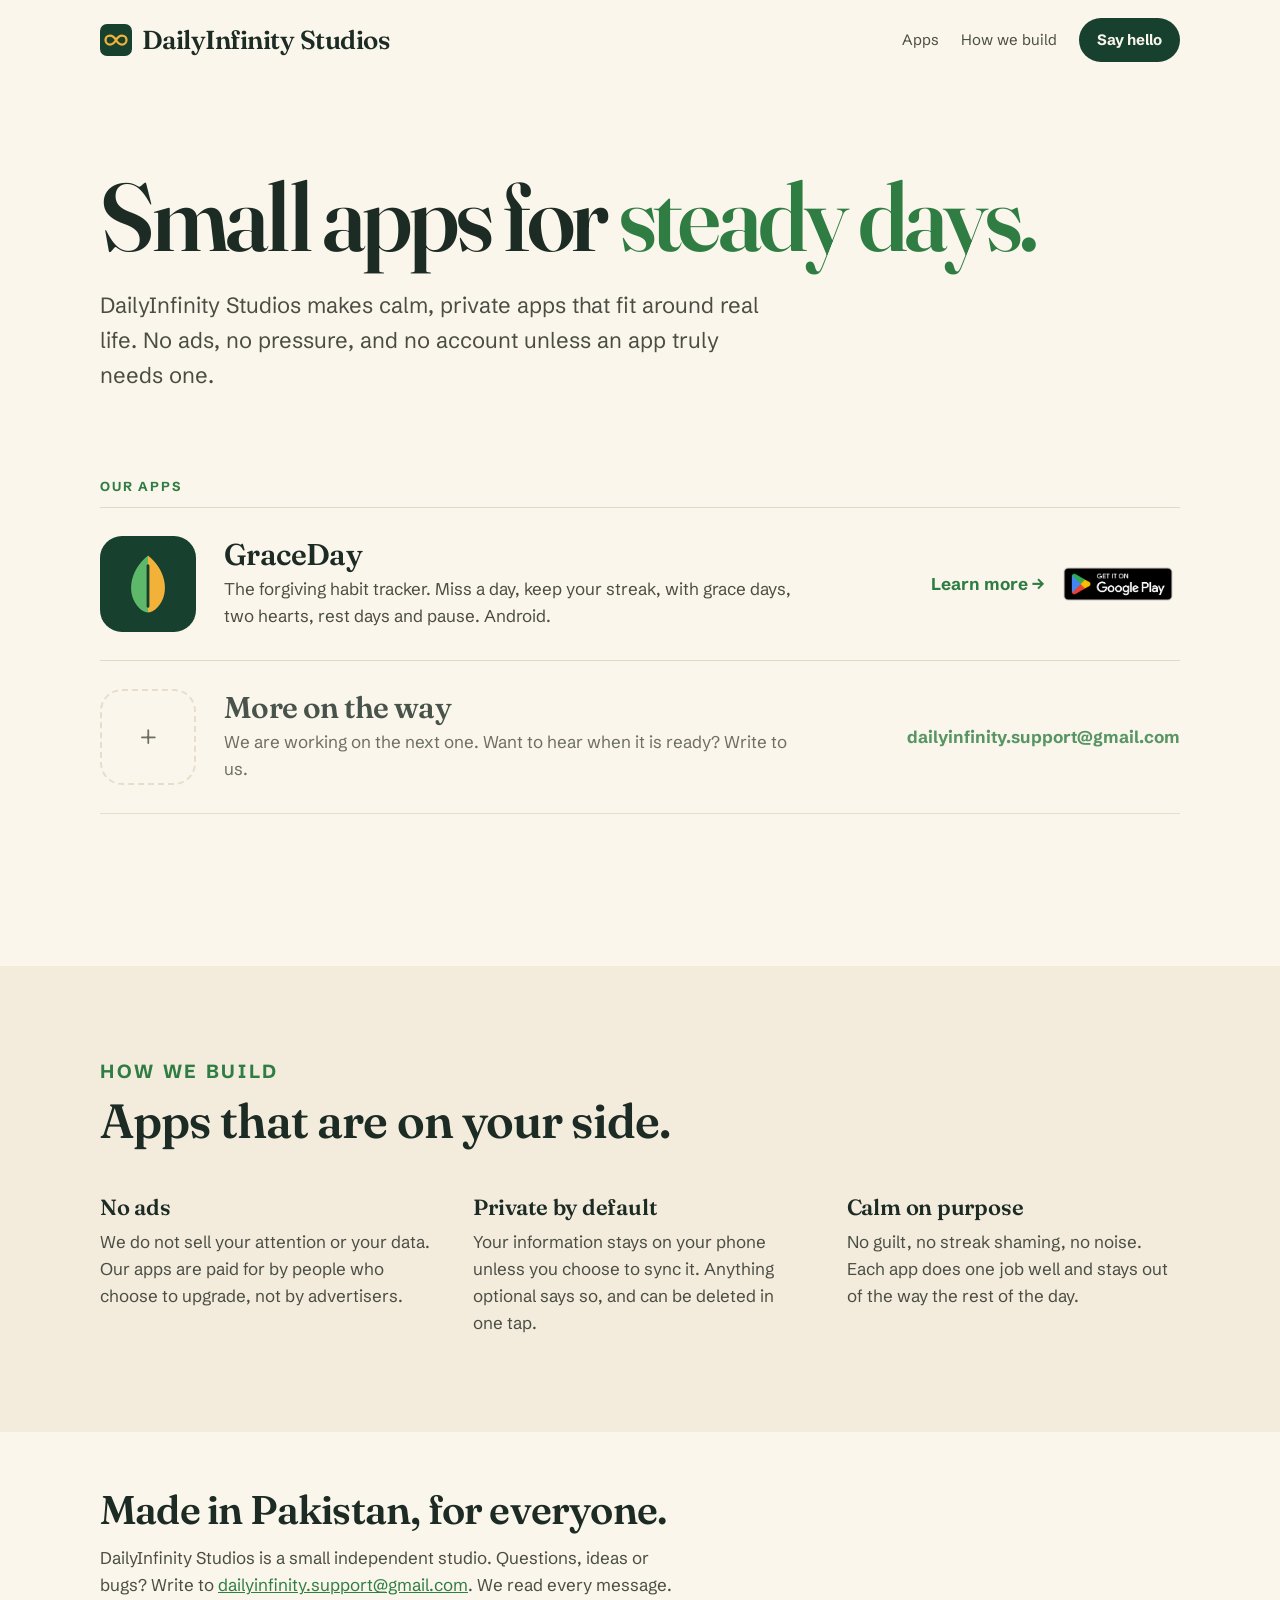
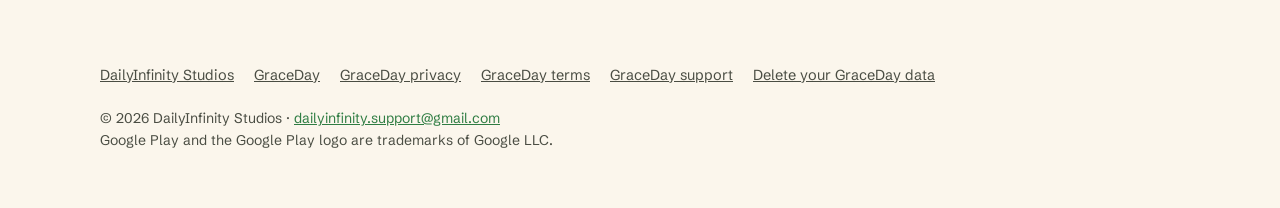
<file: index.html>
<!doctype html>
<html lang="en"><head>
<meta charset="utf-8">
<meta name="viewport" content="width=device-width,initial-scale=1">
<title>DailyInfinity Studios: small apps for steady days</title>
<meta name="description" content="DailyInfinity Studios makes calm, private apps that fit around real life. Our first app is GraceDay, the forgiving habit tracker.">
<meta name="color-scheme" content="light dark">
<link rel="canonical" href="https://dailyinfinity.github.io/">
<link rel="icon" href="/daily-infinity.svg" type="image/svg+xml">
<link rel="preload" href="/fonts/Fraunces-VariableFont.ttf" as="font" type="font/ttf" crossorigin>
<link rel="stylesheet" href="/style.css">
<meta property="og:type" content="website">
<meta property="og:title" content="DailyInfinity Studios: small apps for steady days">
<meta property="og:description" content="Calm, private apps that fit around real life. Our first app: GraceDay, the forgiving habit tracker.">
<meta property="og:url" content="https://dailyinfinity.github.io/">
<meta property="og:image" content="https://dailyinfinity.github.io/graceday/img/og.jpg">
<meta name="twitter:card" content="summary_large_image">
<script type="application/ld+json">
{"@context":"https://schema.org","@type":"Organization","name":"DailyInfinity Studios","url":"https://dailyinfinity.github.io/","email":"dailyinfinity.support@gmail.com","address":{"@type":"PostalAddress","addressCountry":"PK"}}
</script>
</head>
<body>
<header class="site-header"><div class="wrap">
  <a class="brand co-brand" href="/" aria-label="DailyInfinity Studios home"><svg viewBox="0 0 64 64" aria-hidden="true"><rect width="64" height="64" rx="14" fill="#17402F"/><path d="M32 32c-4-7-8-9-12-9a9 9 0 000 18c4 0 8-2 12-9zm0 0c4 7 8 9 12 9a9 9 0 000-18c-4 0-8 2-12 9z" fill="none" stroke="#F2B23A" stroke-width="4.5" stroke-linejoin="round"/></svg>DailyInfinity Studios</a>
  <nav aria-label="Main"><span class="nav-links"><a href="#apps">Apps</a><a href="#how">How we build</a></span><a class="btn" href="mailto:dailyinfinity.support@gmail.com">Say hello</a></nav>
</div></header>

<main>
<section class="co-hero" style="padding-bottom:40px">
  <div class="wrap">
    <h1>Small apps for <em>steady days.</em></h1>
    <p>DailyInfinity Studios makes calm, private apps that fit around real life. No ads, no pressure, and no account unless an app truly needs one.</p>
  </div>
</section>

<section id="apps" style="padding-top:24px">
  <div class="wrap">
    <p class="eyebrow">Our apps</p>
    <ul class="apps">
      <li class="app-row">
        <a href="/graceday/" aria-label="GraceDay"><img src="/graceday/img/icon.png" width="96" height="96" alt="GraceDay app icon"></a>
        <div>
          <h2 class="app-name"><a href="/graceday/" style="color:inherit;text-decoration:none">GraceDay</a></h2>
          <p>The forgiving habit tracker. Miss a day, keep your streak, with grace days, two hearts, rest days and pause. Android.</p>
        </div>
        <div class="app-actions">
          <a class="link-arrow" href="/graceday/">Learn more →</a>
          <a class="play-badge" href="https://play.google.com/store/apps/details?id=com.dailyinfinity.graceday"><img src="/graceday/img/google-play-badge.png" width="125" height="48" alt="Get it on Google Play"></a>
        </div>
      </li>
      <li class="app-row soon">
        <span class="ghost" aria-hidden="true">+</span>
        <div>
          <h2 class="app-name">More on the way</h2>
          <p>We are working on the next one. Want to hear when it is ready? Write to us.</p>
        </div>
        <div class="app-actions"><a class="link-arrow" href="mailto:dailyinfinity.support@gmail.com">dailyinfinity.support@gmail.com</a></div>
      </li>
    </ul>
  </div>
</section>

<section id="how" class="private" style="margin-top:56px">
  <div class="wrap">
    <div class="head"><p class="eyebrow">How we build</p><h2>Apps that are on your side.</h2></div>
    <div class="three">
      <div><h3>No ads</h3><p>We do not sell your attention or your data. Our apps are paid for by people who choose to upgrade, not by advertisers.</p></div>
      <div><h3>Private by default</h3><p>Your information stays on your phone unless you choose to sync it. Anything optional says so, and can be deleted in one tap.</p></div>
      <div><h3>Calm on purpose</h3><p>No guilt, no streak shaming, no noise. Each app does one job well and stays out of the way the rest of the day.</p></div>
    </div>
  </div>
</section>

<section class="co-note">
  <div class="wrap">
    <h2 style="font-size:clamp(28px,4vw,40px)">Made in Pakistan, for everyone.</h2>
    <p style="margin-top:12px;max-width:34em">DailyInfinity Studios is a small independent studio. Questions, ideas or bugs? Write to <a href="mailto:dailyinfinity.support@gmail.com">dailyinfinity.support@gmail.com</a>. We read every message.</p>
  </div>
</section>
</main>

<footer class="site-footer"><div class="wrap">
  <div><div class="flinks"><a href="/">DailyInfinity Studios</a><a href="/graceday/">GraceDay</a><a href="/graceday/privacy/">GraceDay privacy</a><a href="/graceday/terms/">GraceDay terms</a><a href="/graceday/support/">GraceDay support</a><a href="/graceday/delete-data/">Delete your GraceDay data</a></div></div>
  <p>© 2026 DailyInfinity Studios · <a href="mailto:dailyinfinity.support@gmail.com">dailyinfinity.support@gmail.com</a><br>Google Play and the Google Play logo are trademarks of Google LLC.</p>
</div></footer>
<script>
// In-page links scroll smoothly and never leave a #fragment in the address bar.
document.addEventListener('click',function(e){var a=e.target.closest('a[href^="#"]');if(!a||a.getAttribute('href').length<2)return;var t=document.getElementById(a.getAttribute('href').slice(1));if(!t)return;e.preventDefault();t.scrollIntoView({behavior:matchMedia('(prefers-reduced-motion:reduce)').matches?'auto':'smooth',block:'start'});history.replaceState(null,'',location.pathname+location.search)});
if(location.hash)history.replaceState(null,'',location.pathname+location.search);
</script>
</body></html>
</file>
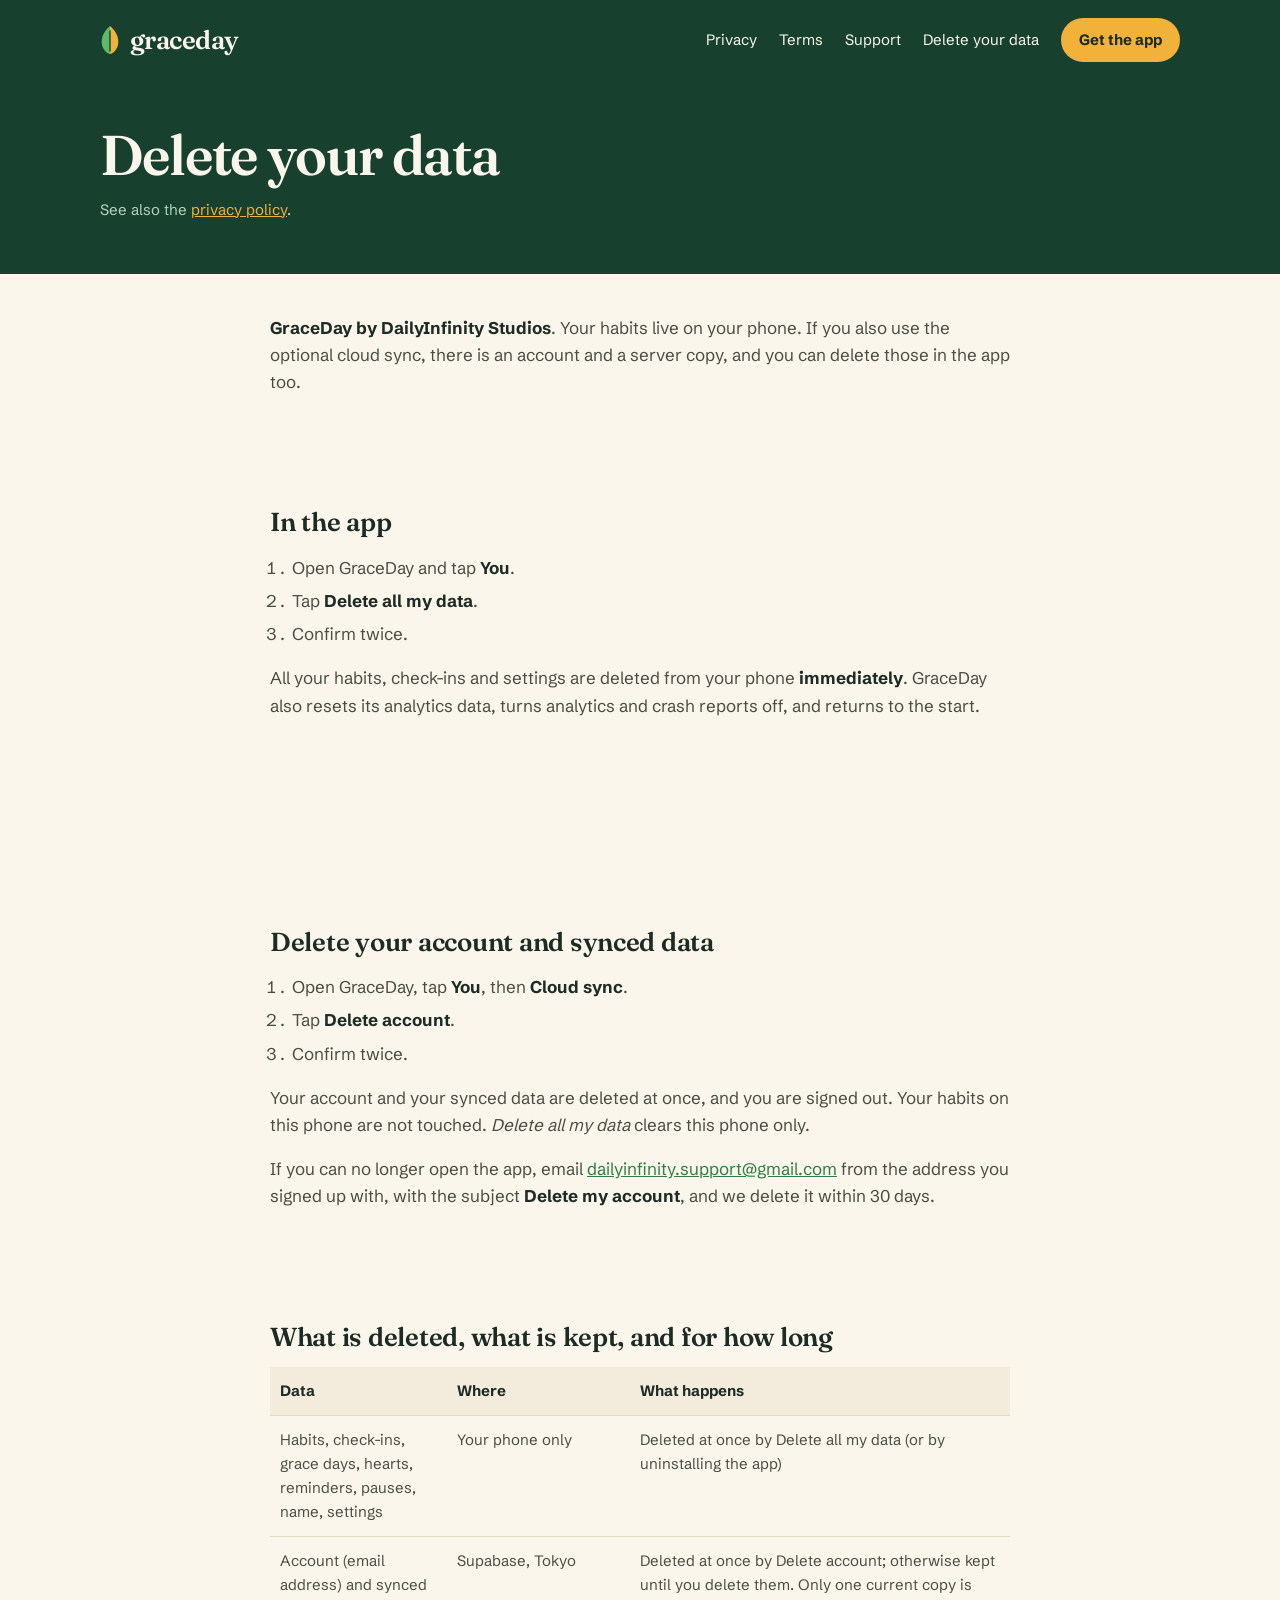
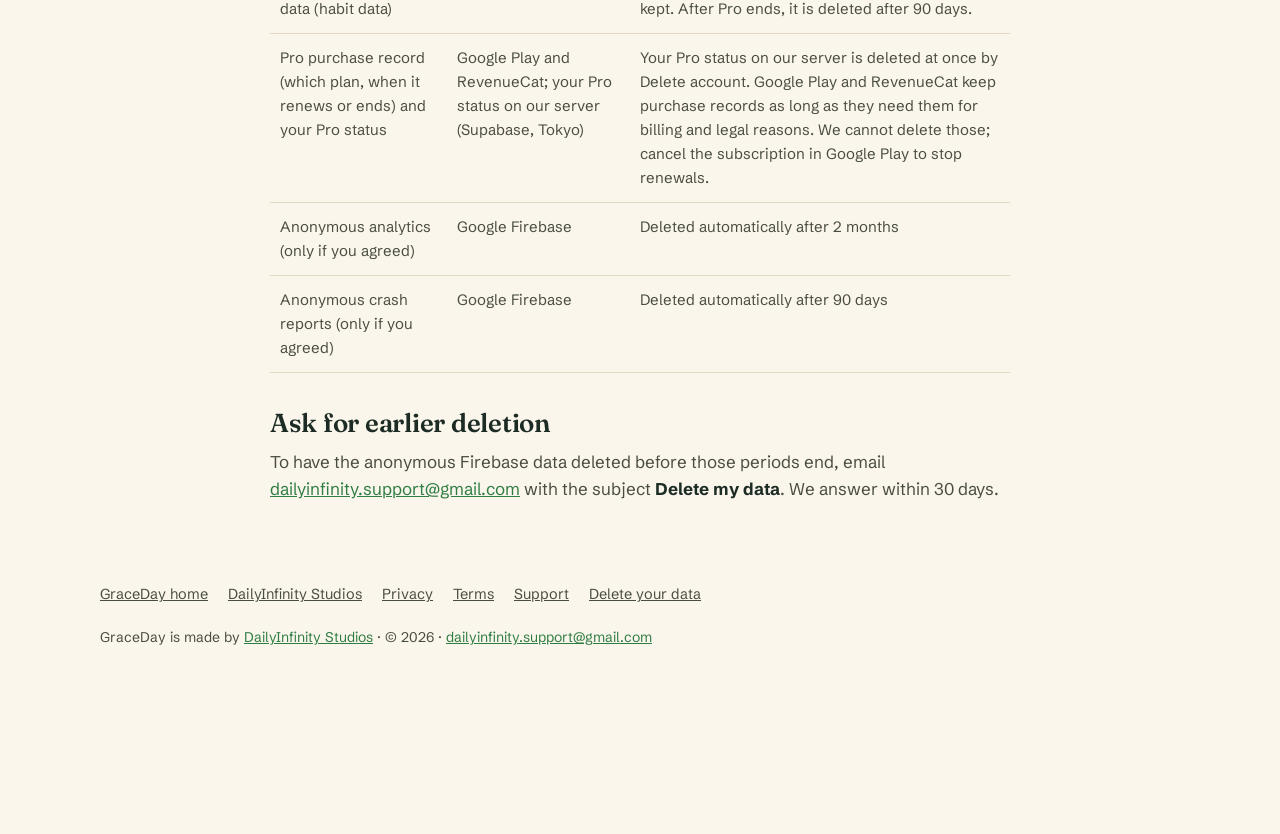
<file: delete-data/index.html>
<!doctype html>
<html lang="en"><head><meta charset="utf-8"><title>Moved: GraceDay delete-data</title>
<meta name="robots" content="noindex">
<link rel="canonical" href="https://dailyinfinity.github.io/graceday/delete-data/">
<meta http-equiv="refresh" content="0; url=/graceday/delete-data/">
</head><body><p>This page moved to <a href="/graceday/delete-data/">dailyinfinity.github.io/graceday/delete-data/</a>.</p></body></html>
</file>
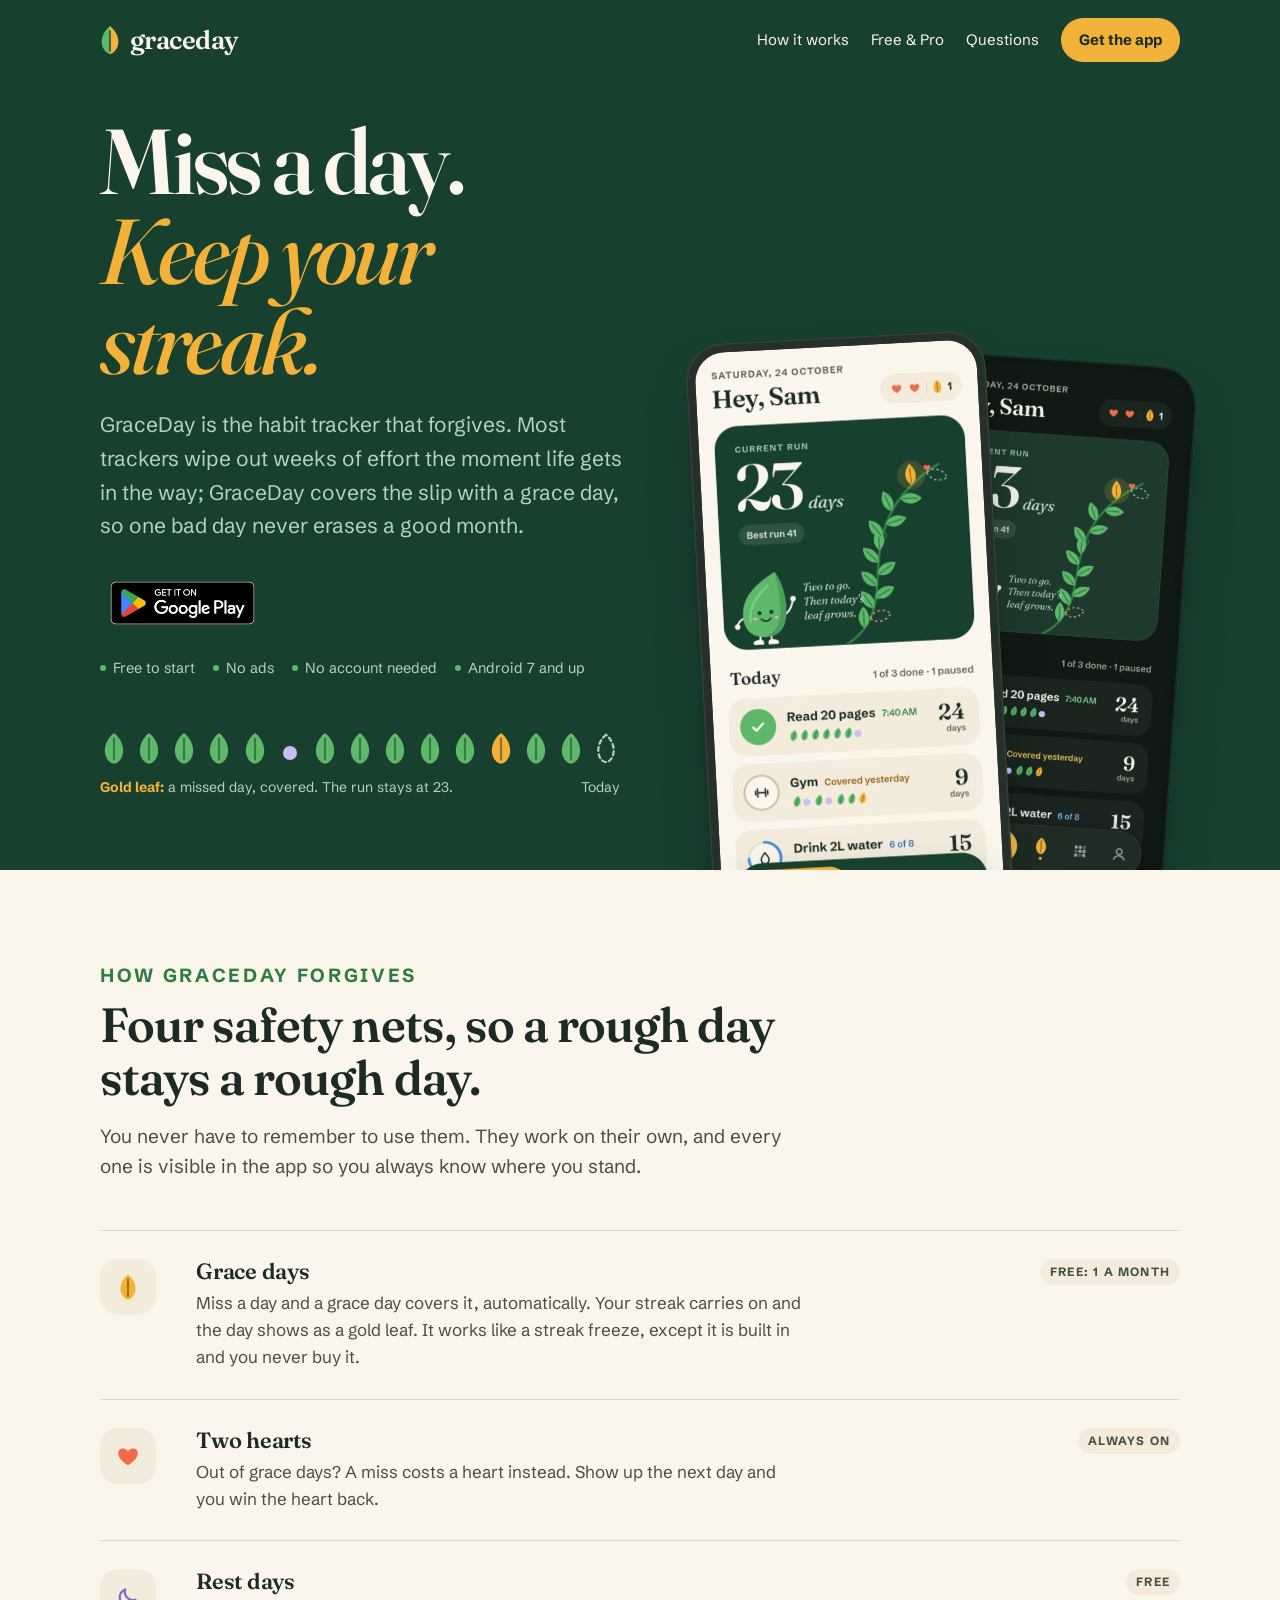
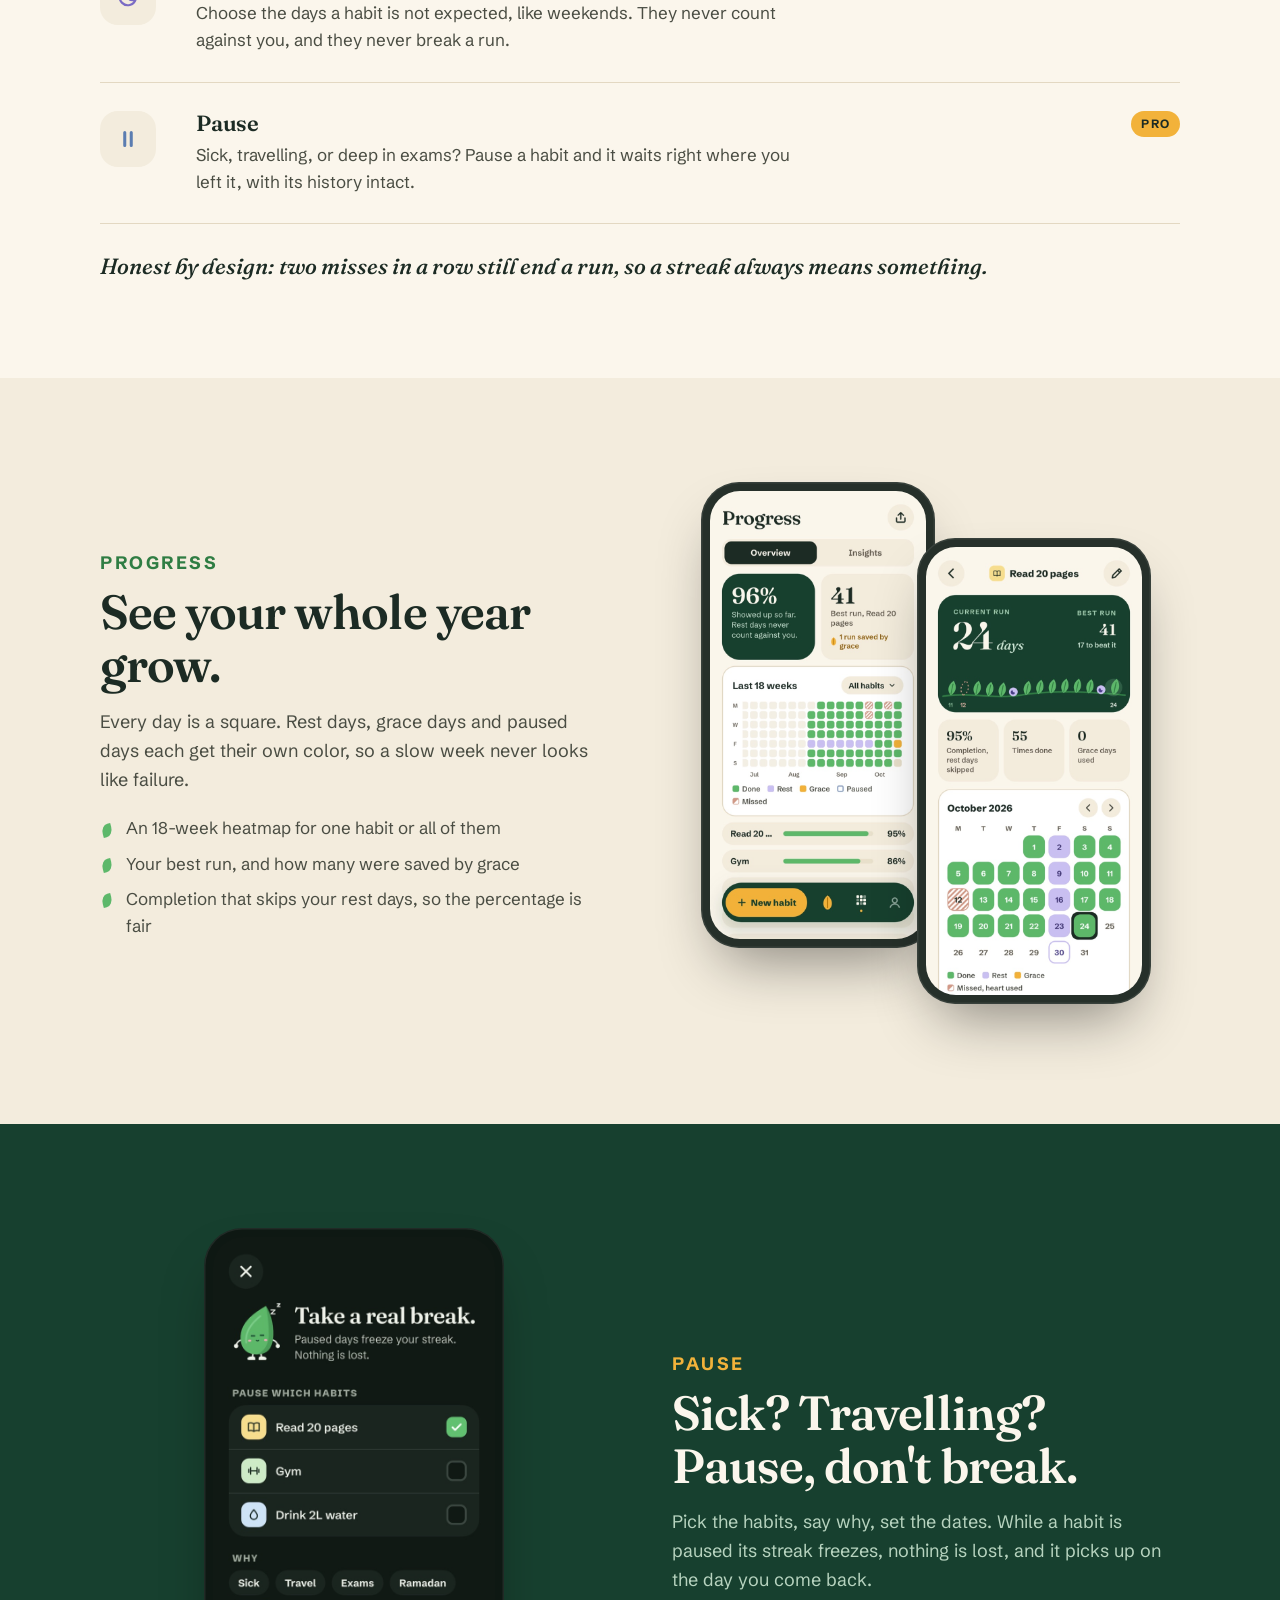
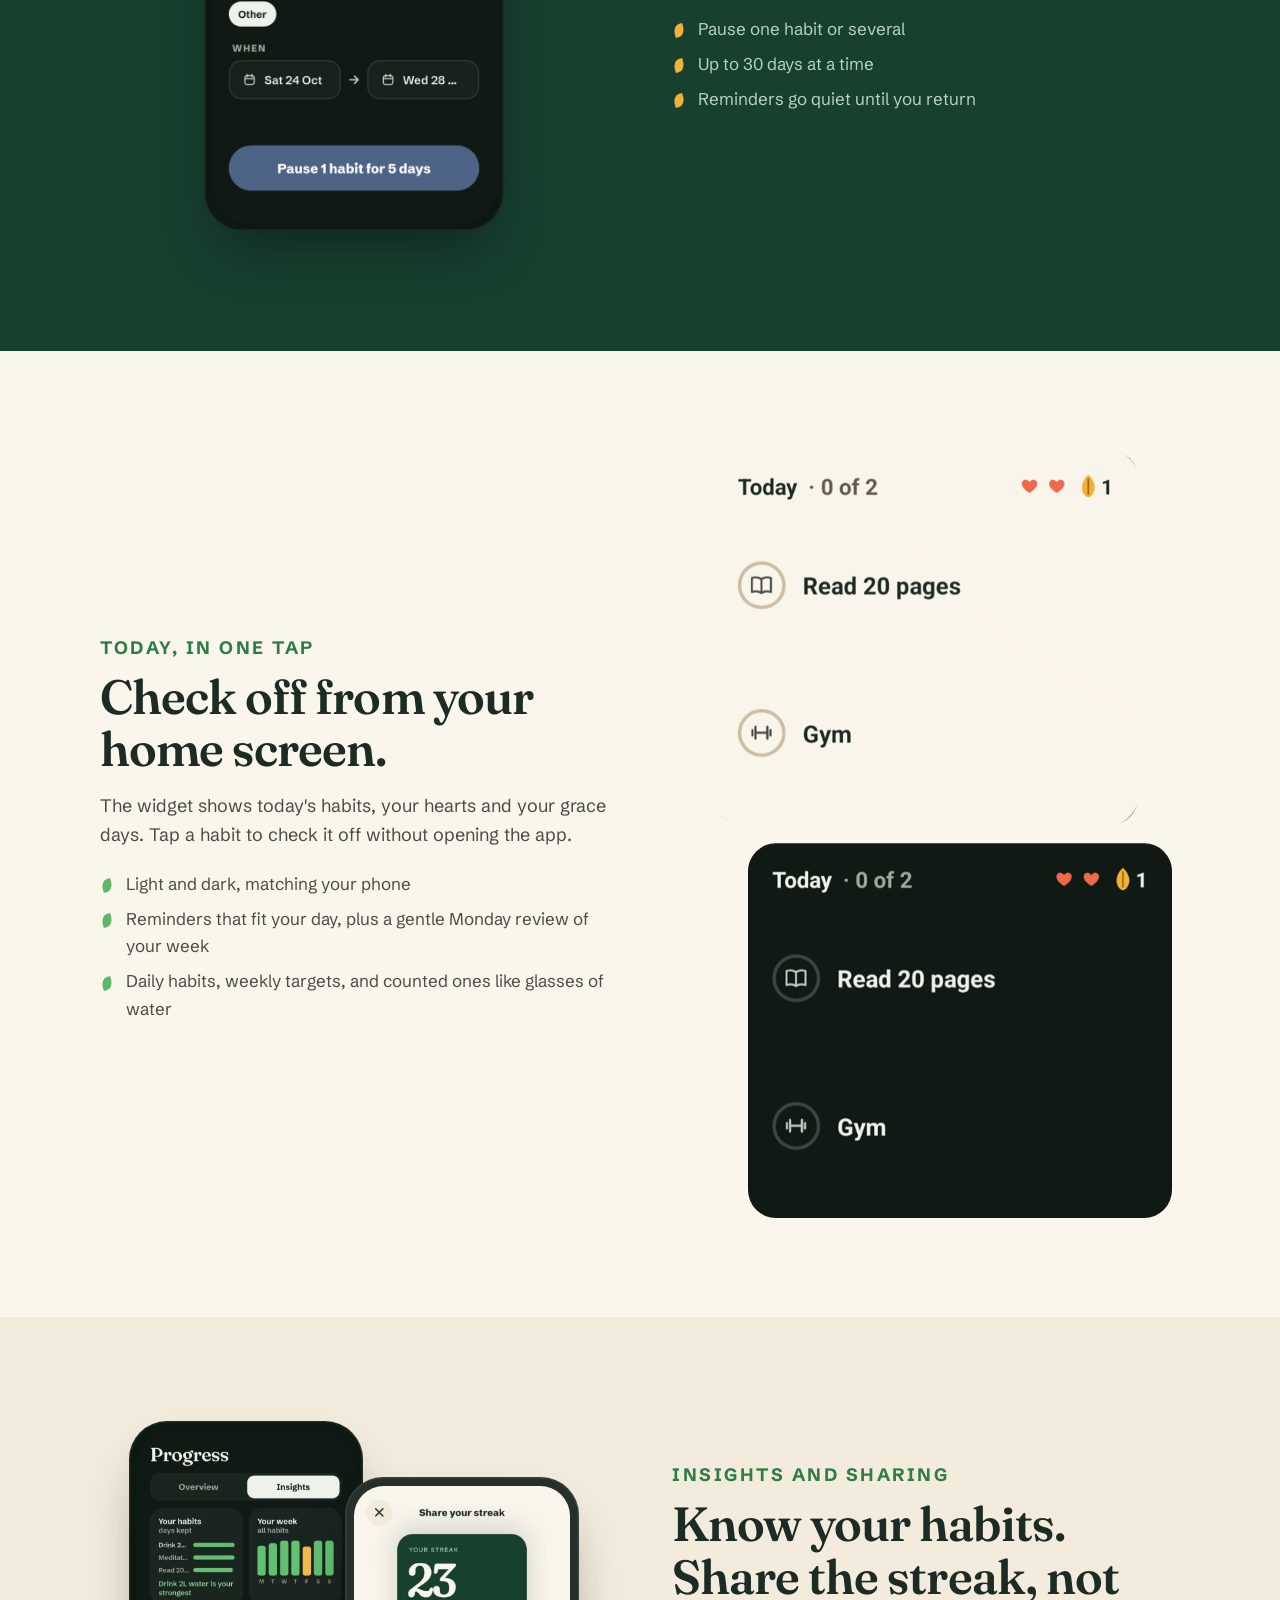
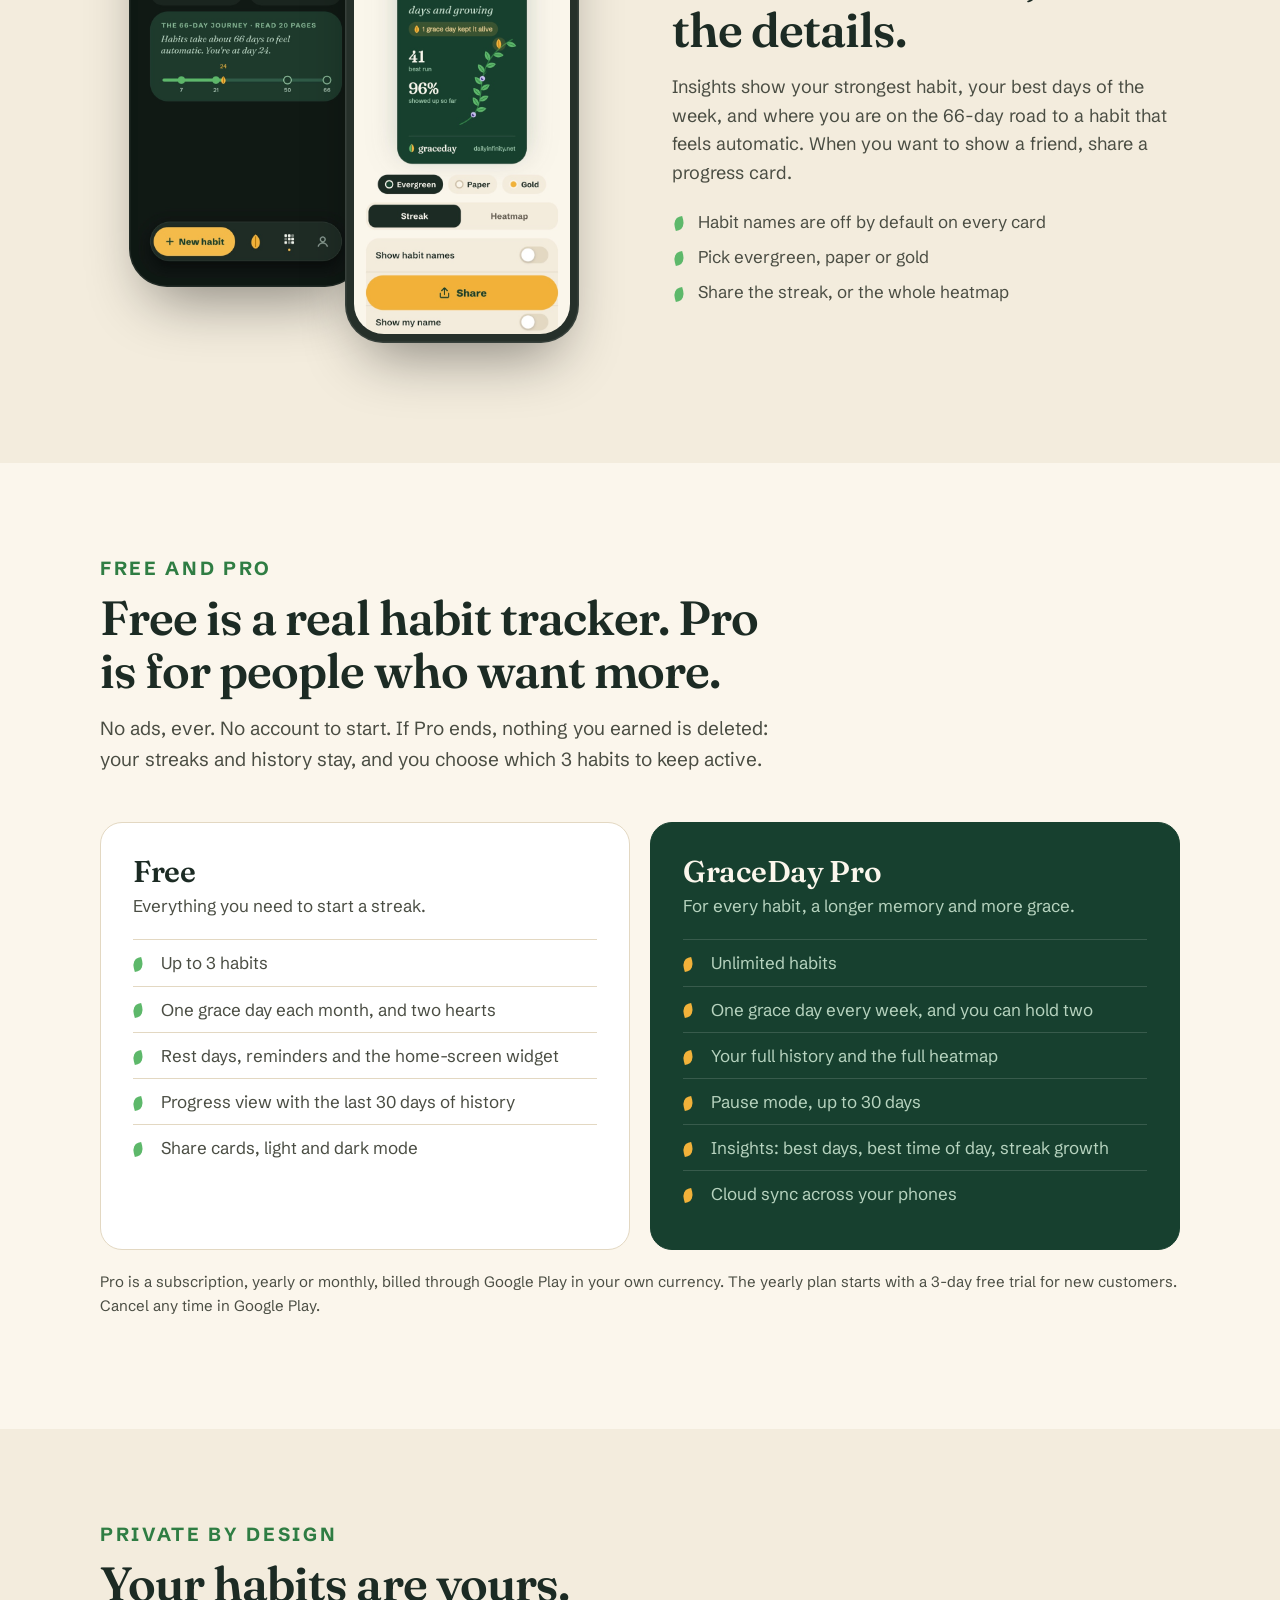
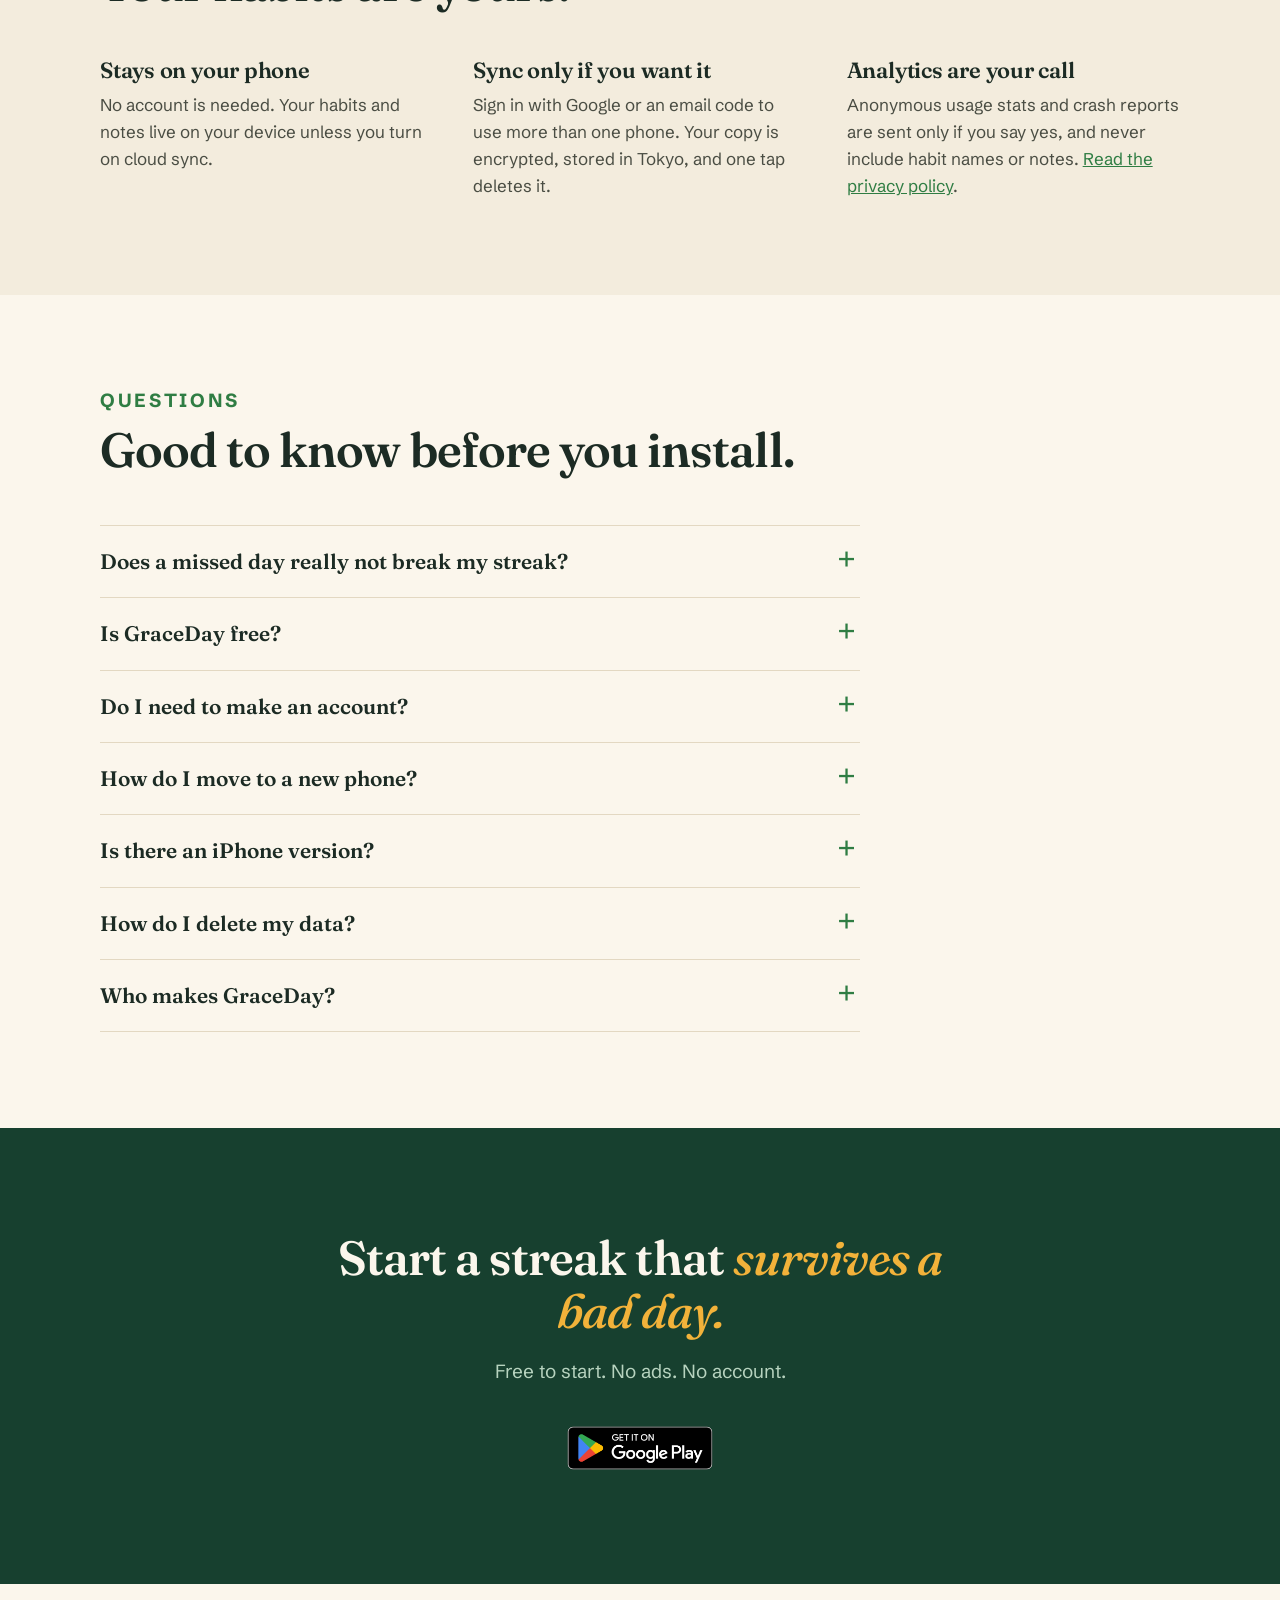
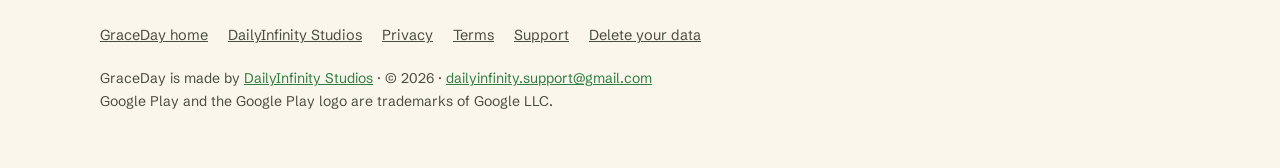
<file: graceday/index.html>
<!doctype html>
<html lang="en"><head>
<meta charset="utf-8">
<meta name="viewport" content="width=device-width,initial-scale=1">
<title>GraceDay: the forgiving habit tracker. Miss a day, keep your streak.</title>
<meta name="description" content="GraceDay is a habit tracker that forgives. A grace day covers a missed day, so your streak survives real life. Free to start, no ads, no account. Android.">
<meta name="color-scheme" content="light dark">
<link rel="canonical" href="https://dailyinfinity.github.io/graceday/">
<link rel="icon" href="/favicon.svg">
<link rel="preload" href="/fonts/Fraunces-VariableFont.ttf" as="font" type="font/ttf" crossorigin>
<link rel="stylesheet" href="/style.css">
<meta property="og:type" content="website">
<meta property="og:title" content="GraceDay: miss a day, keep your streak">
<meta property="og:description" content="The forgiving habit tracker. Grace days, two hearts, rest days and pause. Free to start, no ads, no account.">
<meta property="og:url" content="https://dailyinfinity.github.io/graceday/">
<meta property="og:image" content="https://dailyinfinity.github.io/graceday/img/og.jpg">
<meta name="twitter:card" content="summary_large_image">
<script type="application/ld+json">
{"@context":"https://schema.org","@type":"MobileApplication","name":"GraceDay","operatingSystem":"Android 7.0 or later","applicationCategory":"LifestyleApplication","description":"A forgiving habit tracker: grace days, two hearts, rest days and pause keep your streak alive when life gets in the way.","url":"https://dailyinfinity.github.io/graceday/","downloadUrl":"https://play.google.com/store/apps/details?id=com.dailyinfinity.graceday","image":"https://dailyinfinity.github.io/graceday/img/icon.png","offers":{"@type":"Offer","price":"0","priceCurrency":"USD"},"author":{"@type":"Organization","name":"DailyInfinity Studios","email":"dailyinfinity.support@gmail.com"}}
</script>
</head>
<body>

<svg width="0" height="0" style="position:absolute" aria-hidden="true" focusable="false">
  <symbol id="leaf" viewBox="0 0 10 14"><path d="M5 0C1.2 3 0 7.5 1.4 10.8 2.4 13 3.9 14 5 14S7.6 13 8.6 10.8C10 7.5 8.8 3 5 0Z" fill="currentColor"/><path d="M5 2.6V12" stroke="rgba(15,45,33,.45)" stroke-width="1" stroke-linecap="round"/></symbol>
  <symbol id="leaf-o" viewBox="0 0 10 14"><path d="M5 .8C1.8 3.4.8 7.5 2 10.6 2.8 12.5 4 13.2 5 13.2S7.2 12.5 8 10.6C9.2 7.5 8.2 3.4 5 .8Z" fill="none" stroke="currentColor" stroke-width="1" stroke-dasharray="1.8 1.5" stroke-linecap="round"/></symbol>
</svg>

<header class="hero">
  <div class="site-header"><div class="wrap">
    <a class="brand" href="/graceday/" aria-label="GraceDay home"><svg viewBox="0 0 10 14" aria-hidden="true"><path d="M5 0C1.2 3 0 7.5 1.4 10.8 2.4 13 3.9 14 5 14Z" fill="#5DB86A"/><path d="M5 0C8.8 3 10 7.5 8.6 10.8 7.6 13 6.1 14 5 14Z" fill="#F2B23A"/><path d="M5 2.5V12.5" stroke="#17402F" stroke-width=".7" stroke-linecap="round"/></svg>graceday</a>
    <nav aria-label="Main">
      <span class="nav-links"><a href="#how">How it works</a><a href="#plans">Free &amp; Pro</a><a href="#faq">Questions</a></span>
      <a class="btn" href="https://play.google.com/store/apps/details?id=com.dailyinfinity.graceday">Get the app</a>
    </nav>
  </div></div>

  <div class="wrap hero-grid">
    <div class="hero-copy">
      <h1>Miss a day. <em>Keep your streak.</em></h1>
      <p class="sub">GraceDay is the habit tracker that forgives. Most trackers wipe out weeks of effort the moment life gets in the way; GraceDay covers the slip with a grace day, so one bad day never erases a good month.</p>
      <div class="cta-row">
        <a class="play-badge" href="https://play.google.com/store/apps/details?id=com.dailyinfinity.graceday"><img src="/graceday/img/google-play-badge.png" width="166" height="64" alt="Get it on Google Play"></a>
      </div>
      <ul class="assure"><li>Free to start</li><li>No ads</li><li>No account needed</li><li>Android 7 and up</li></ul>

      <div class="strip-wrap">
        <ol class="strip" aria-label="A streak of 23 days with one missed day covered by a grace day">
          <li style="--i:0"><svg viewBox="0 0 10 14"><use href="#leaf"/></svg></li>
          <li style="--i:1"><svg viewBox="0 0 10 14"><use href="#leaf"/></svg></li>
          <li style="--i:2"><svg viewBox="0 0 10 14"><use href="#leaf"/></svg></li>
          <li style="--i:3"><svg viewBox="0 0 10 14"><use href="#leaf"/></svg></li>
          <li style="--i:4"><svg viewBox="0 0 10 14"><use href="#leaf"/></svg></li>
          <li class="rest" style="--i:5"><i></i></li>
          <li style="--i:6"><svg viewBox="0 0 10 14"><use href="#leaf"/></svg></li>
          <li style="--i:7"><svg viewBox="0 0 10 14"><use href="#leaf"/></svg></li>
          <li style="--i:8"><svg viewBox="0 0 10 14"><use href="#leaf"/></svg></li>
          <li style="--i:9"><svg viewBox="0 0 10 14"><use href="#leaf"/></svg></li>
          <li style="--i:10"><svg viewBox="0 0 10 14"><use href="#leaf"/></svg></li>
          <li class="grace" style="--i:11"><svg viewBox="0 0 10 14"><use href="#leaf"/></svg></li>
          <li style="--i:12"><svg viewBox="0 0 10 14"><use href="#leaf"/></svg></li>
          <li style="--i:13"><svg viewBox="0 0 10 14"><use href="#leaf"/></svg></li>
          <li class="today" style="--i:14"><svg viewBox="0 0 10 14"><use href="#leaf-o"/></svg></li>
        </ol>
        <p class="strip-note"><span><b>Gold leaf:</b> a missed day, covered. The run stays at 23.</span><span>Today</span></p>
      </div>
    </div>

    <div class="hero-phones" aria-hidden="true">
      <div class="phone p2"><img src="/graceday/img/10-today-dark.jpg" width="640" height="1330" alt=""></div>
      <div class="phone light p1"><img src="/graceday/img/02-today-light.jpg" width="640" height="1330" alt="GraceDay's Today screen: a 23-day run, a vine with a gold grace leaf, and three habits."></div>
    </div>
  </div>
</header>

<main>

<section id="how">
  <div class="wrap">
    <div class="head">
      <p class="eyebrow">How GraceDay forgives</p>
      <h2>Four safety nets, so a rough day stays a rough day.</h2>
      <p>You never have to remember to use them. They work on their own, and every one is visible in the app so you always know where you stand.</p>
    </div>
    <ul class="ledger">
      <li>
        <span class="glyph" aria-hidden="true"><svg viewBox="0 0 10 14" style="width:18px;height:26px"><path d="M5 0C1.2 3 0 7.5 1.4 10.8 2.4 13 3.9 14 5 14S7.6 13 8.6 10.8C10 7.5 8.8 3 5 0Z" fill="#F2B23A"/><path d="M5 2.5V12" stroke="#A86E05" stroke-width="1.1" stroke-linecap="round"/></svg></span>
        <div><h3>Grace days</h3><p>Miss a day and a grace day covers it, automatically. Your streak carries on and the day shows as a gold leaf. It works like a streak freeze, except it is built in and you never buy it.</p></div>
        <span class="tag">Free: 1 a month</span>
      </li>
      <li>
        <span class="glyph" aria-hidden="true"><svg viewBox="0 0 24 24"><path d="M12 20.5C6 16.6 3 13.2 3 9.4 3 6.8 5 5 7.4 5c1.9 0 3.6 1.1 4.6 2.7C13 6.1 14.7 5 16.6 5 19 5 21 6.8 21 9.4c0 3.8-3 7.2-9 11.1z" fill="#EF6A4A"/></svg></span>
        <div><h3>Two hearts</h3><p>Out of grace days? A miss costs a heart instead. Show up the next day and you win the heart back.</p></div>
        <span class="tag">Always on</span>
      </li>
      <li>
        <span class="glyph" aria-hidden="true"><svg viewBox="0 0 24 24" fill="none" stroke="#7A6BC4" stroke-width="2" stroke-linejoin="round"><path d="M19 14.5A7.5 7.5 0 019.5 5a7.5 7.5 0 109.5 9.5z"/></svg></span>
        <div><h3>Rest days</h3><p>Choose the days a habit is not expected, like weekends. They never count against you, and they never break a run.</p></div>
        <span class="tag">Free</span>
      </li>
      <li>
        <span class="glyph" aria-hidden="true"><svg viewBox="0 0 24 24" fill="none" stroke="#5B7DB1" stroke-width="2.8" stroke-linecap="round"><path d="M9 6v12M15 6v12"/></svg></span>
        <div><h3>Pause</h3><p>Sick, travelling, or deep in exams? Pause a habit and it waits right where you left it, with its history intact.</p></div>
        <span class="tag pro">Pro</span>
      </li>
    </ul>
    <p class="rule-line">Honest by design: two misses in a row still end a run, so a streak always means something.</p>
  </div>
</section>

<section style="background:var(--oat)">
  <div class="wrap show">
    <div class="show-copy">
      <p class="eyebrow">Progress</p>
      <h2>See your whole year grow.</h2>
      <p>Every day is a square. Rest days, grace days and paused days each get their own color, so a slow week never looks like failure.</p>
      <ul>
        <li>An 18-week heatmap for one habit or all of them</li>
        <li>Your best run, and how many were saved by grace</li>
        <li>Completion that skips your rest days, so the percentage is fair</li>
      </ul>
    </div>
    <div class="duo">
      <div class="phone light"><img src="/graceday/img/04-progress-light.jpg" width="640" height="1330" loading="lazy" alt="The Progress screen: 96 percent showed up, a best run of 41, and an 18-week heatmap."></div>
      <div class="phone light"><img src="/graceday/img/08-habit-detail-light.jpg" width="640" height="1330" loading="lazy" alt="One habit's detail: a 24-day run, a calendar with rest days and one missed day."></div>
    </div>
  </div>
</section>

<section class="band">
  <div class="wrap show flip">
    <div class="show-copy">
      <p class="eyebrow">Pause</p>
      <h2>Sick? Travelling? Pause, don't break.</h2>
      <p>Pick the habits, say why, set the dates. While a habit is paused its streak freezes, nothing is lost, and it picks up on the day you come back.</p>
      <ul>
        <li>Pause one habit or several</li>
        <li>Up to 30 days at a time</li>
        <li>Reminders go quiet until you return</li>
      </ul>
    </div>
    <div class="duo single">
      <div class="phone"><img src="/graceday/img/18-pause-dark.jpg" width="640" height="1330" loading="lazy" alt="The Pause screen: choose habits, a reason and dates. The button reads Pause 1 habit for 5 days."></div>
    </div>
  </div>
</section>

<section>
  <div class="wrap show">
    <div class="show-copy">
      <p class="eyebrow">Today, in one tap</p>
      <h2>Check off from your home screen.</h2>
      <p>The widget shows today's habits, your hearts and your grace days. Tap a habit to check it off without opening the app.</p>
      <ul>
        <li>Light and dark, matching your phone</li>
        <li>Reminders that fit your day, plus a gentle Monday review of your week</li>
        <li>Daily habits, weekly targets, and counted ones like glasses of water</li>
      </ul>
    </div>
    <div class="widgets">
      <img src="/graceday/img/widget-light.png" width="560" height="496" loading="lazy" alt="The GraceDay home-screen widget in light mode: Today, 0 of 2, with Read 20 pages and Gym.">
      <img class="w2" src="/graceday/img/widget-dark.png" width="560" height="496" loading="lazy" alt="The same widget in dark mode.">
    </div>
  </div>
</section>

<section style="background:var(--oat)">
  <div class="wrap show flip">
    <div class="show-copy">
      <p class="eyebrow">Insights and sharing</p>
      <h2>Know your habits. Share the streak, not the details.</h2>
      <p>Insights show your strongest habit, your best days of the week, and where you are on the 66-day road to a habit that feels automatic. When you want to show a friend, share a progress card.</p>
      <ul>
        <li>Habit names are off by default on every card</li>
        <li>Pick evergreen, paper or gold</li>
        <li>Share the streak, or the whole heatmap</li>
      </ul>
    </div>
    <div class="duo">
      <div class="phone"><img src="/graceday/img/13-insights-dark.jpg" width="640" height="1330" loading="lazy" alt="Insights: your habits, your week, and the 66-day journey at day 24."></div>
      <div class="phone light"><img src="/graceday/img/06-share-light.jpg" width="640" height="1330" loading="lazy" alt="The share card: 23 days and growing, with names off."></div>
    </div>
  </div>
</section>

<section id="plans">
  <div class="wrap">
    <div class="head">
      <p class="eyebrow">Free and Pro</p>
      <h2>Free is a real habit tracker. Pro is for people who want more.</h2>
      <p>No ads, ever. No account to start. If Pro ends, nothing you earned is deleted: your streaks and history stay, and you choose which 3 habits to keep active.</p>
    </div>
    <div class="plans">
      <div class="plan">
        <h3>Free</h3><p class="for">Everything you need to start a streak.</p>
        <ul>
          <li>Up to 3 habits</li>
          <li>One grace day each month, and two hearts</li>
          <li>Rest days, reminders and the home-screen widget</li>
          <li>Progress view with the last 30 days of history</li>
          <li>Share cards, light and dark mode</li>
        </ul>
      </div>
      <div class="plan pro">
        <h3>GraceDay Pro</h3><p class="for">For every habit, a longer memory and more grace.</p>
        <ul>
          <li>Unlimited habits</li>
          <li>One grace day every week, and you can hold two</li>
          <li>Your full history and the full heatmap</li>
          <li>Pause mode, up to 30 days</li>
          <li>Insights: best days, best time of day, streak growth</li>
          <li>Cloud sync across your phones</li>
        </ul>
      </div>
    </div>
    <p class="fine">Pro is a subscription, yearly or monthly, billed through Google Play in your own currency. The yearly plan starts with a 3-day free trial for new customers. Cancel any time in Google Play.</p>
  </div>
</section>

<section class="private">
  <div class="wrap">
    <div class="head">
      <p class="eyebrow">Private by design</p>
      <h2>Your habits are yours.</h2>
    </div>
    <div class="three">
      <div><h3>Stays on your phone</h3><p>No account is needed. Your habits and notes live on your device unless you turn on cloud sync.</p></div>
      <div><h3>Sync only if you want it</h3><p>Sign in with Google or an email code to use more than one phone. Your copy is encrypted, stored in Tokyo, and one tap deletes it.</p></div>
      <div><h3>Analytics are your call</h3><p>Anonymous usage stats and crash reports are sent only if you say yes, and never include habit names or notes. <a href="/graceday/privacy/">Read the privacy policy</a>.</p></div>
    </div>
  </div>
</section>

<section id="faq">
  <div class="wrap">
    <div class="head"><p class="eyebrow">Questions</p><h2>Good to know before you install.</h2></div>
    <div class="faq">
      <details><summary>Does a missed day really not break my streak?</summary><p>If you have a grace day, it covers the missed day on its own and the streak continues. If you do not, a heart is used. If you miss two days in a row and both safety nets are empty, the run ends. Your best run and your history are always kept.</p></details>
      <details><summary>Is GraceDay free?</summary><p>Yes. The free version has no ads and no account, and gives you up to 3 habits, a grace day every month, two hearts, rest days, reminders and the widget. GraceDay Pro is an optional subscription for unlimited habits, weekly grace days, full history, pause, insights and cloud sync.</p></details>
      <details><summary>Do I need to make an account?</summary><p>No. GraceDay works fully without one. An account is only for cloud sync, if you want your habits on more than one phone.</p></details>
      <details><summary>How do I move to a new phone?</summary><p>Open <em>You → Cloud sync</em> on the old phone and sign in. On the new phone, choose <em>I already use GraceDay</em> and sign in with the same account. Loading your data on a new phone is always free.</p></details>
      <details><summary>Is there an iPhone version?</summary><p>Not yet. GraceDay is on Android 7.0 and later for now.</p></details>
      <details><summary>How do I delete my data?</summary><p>Open <em>You → Delete all my data</em> to wipe everything from your phone, or <em>You → Cloud sync → Delete account</em> to remove your account and synced copy. <a href="/graceday/delete-data/">Here is exactly how deletion works</a>.</p></details>
      <details><summary>Who makes GraceDay?</summary><p>GraceDay is made by DailyInfinity Studios, in Pakistan. Write to us any time at <a href="mailto:dailyinfinity.support@gmail.com">dailyinfinity.support@gmail.com</a>. We read every message.</p></details>
    </div>
  </div>
</section>

<section class="final">
  <div class="wrap">
    <h2>Start a streak that <em>survives a bad day.</em></h2>
    <p>Free to start. No ads. No account.</p>
    <div class="cta-row"><a class="play-badge" href="https://play.google.com/store/apps/details?id=com.dailyinfinity.graceday"><img src="/graceday/img/google-play-badge.png" width="166" height="64" loading="lazy" alt="Get it on Google Play"></a></div>
  </div>
</section>

</main>

<footer class="site-footer"><div class="wrap">
  <div><div class="flinks"><a href="/graceday/">GraceDay home</a><a href="/">DailyInfinity Studios</a><a href="/graceday/privacy/">Privacy</a><a href="/graceday/terms/">Terms</a><a href="/graceday/support/">Support</a><a href="/graceday/delete-data/">Delete your data</a></div></div>
  <p>GraceDay is made by <a href="/">DailyInfinity Studios</a> · © 2026 · <a href="mailto:dailyinfinity.support@gmail.com">dailyinfinity.support@gmail.com</a><br>Google Play and the Google Play logo are trademarks of Google LLC.</p>
</div></footer>
<script>
// In-page links scroll smoothly and never leave a #fragment in the address bar.
document.addEventListener('click',function(e){var a=e.target.closest('a[href^="#"]');if(!a||a.getAttribute('href').length<2)return;var t=document.getElementById(a.getAttribute('href').slice(1));if(!t)return;e.preventDefault();t.scrollIntoView({behavior:matchMedia('(prefers-reduced-motion:reduce)').matches?'auto':'smooth',block:'start'});history.replaceState(null,'',location.pathname+location.search)});
if(location.hash)history.replaceState(null,'',location.pathname+location.search);
</script>
</body></html>
</file>
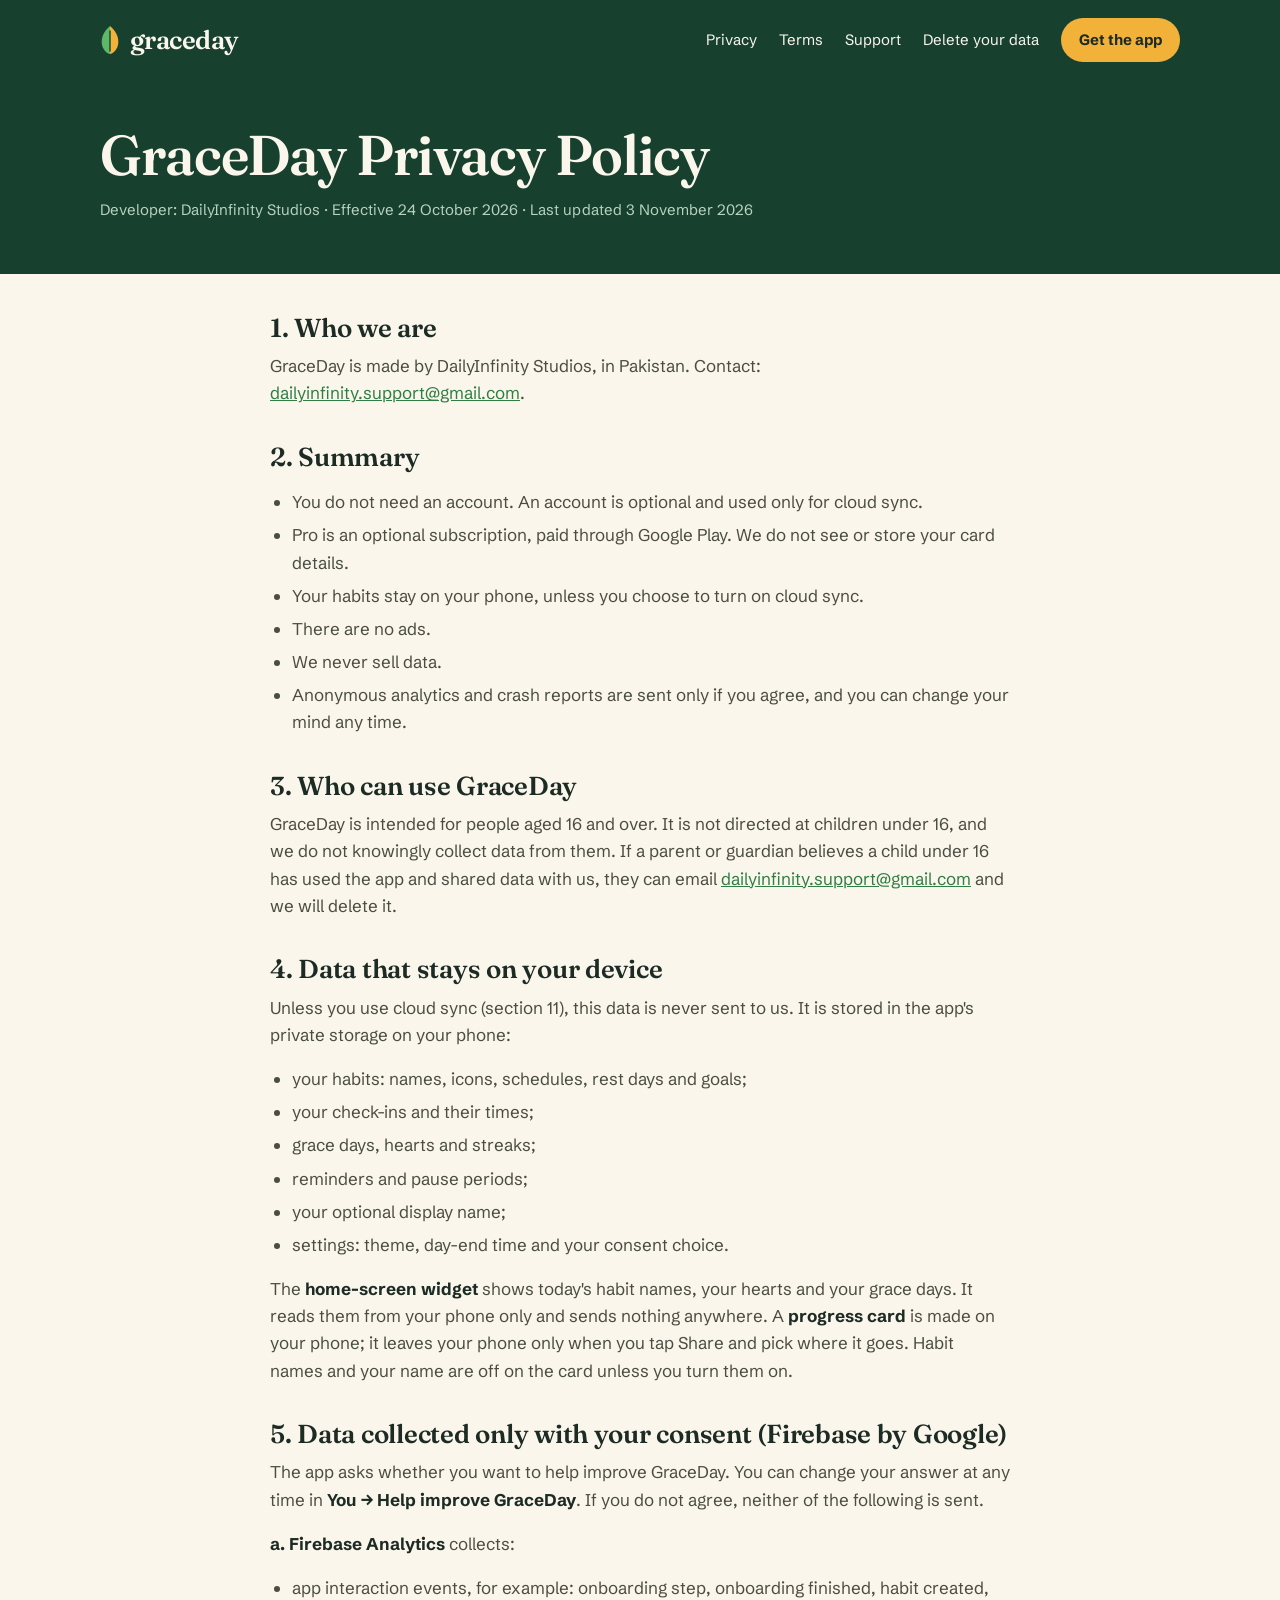
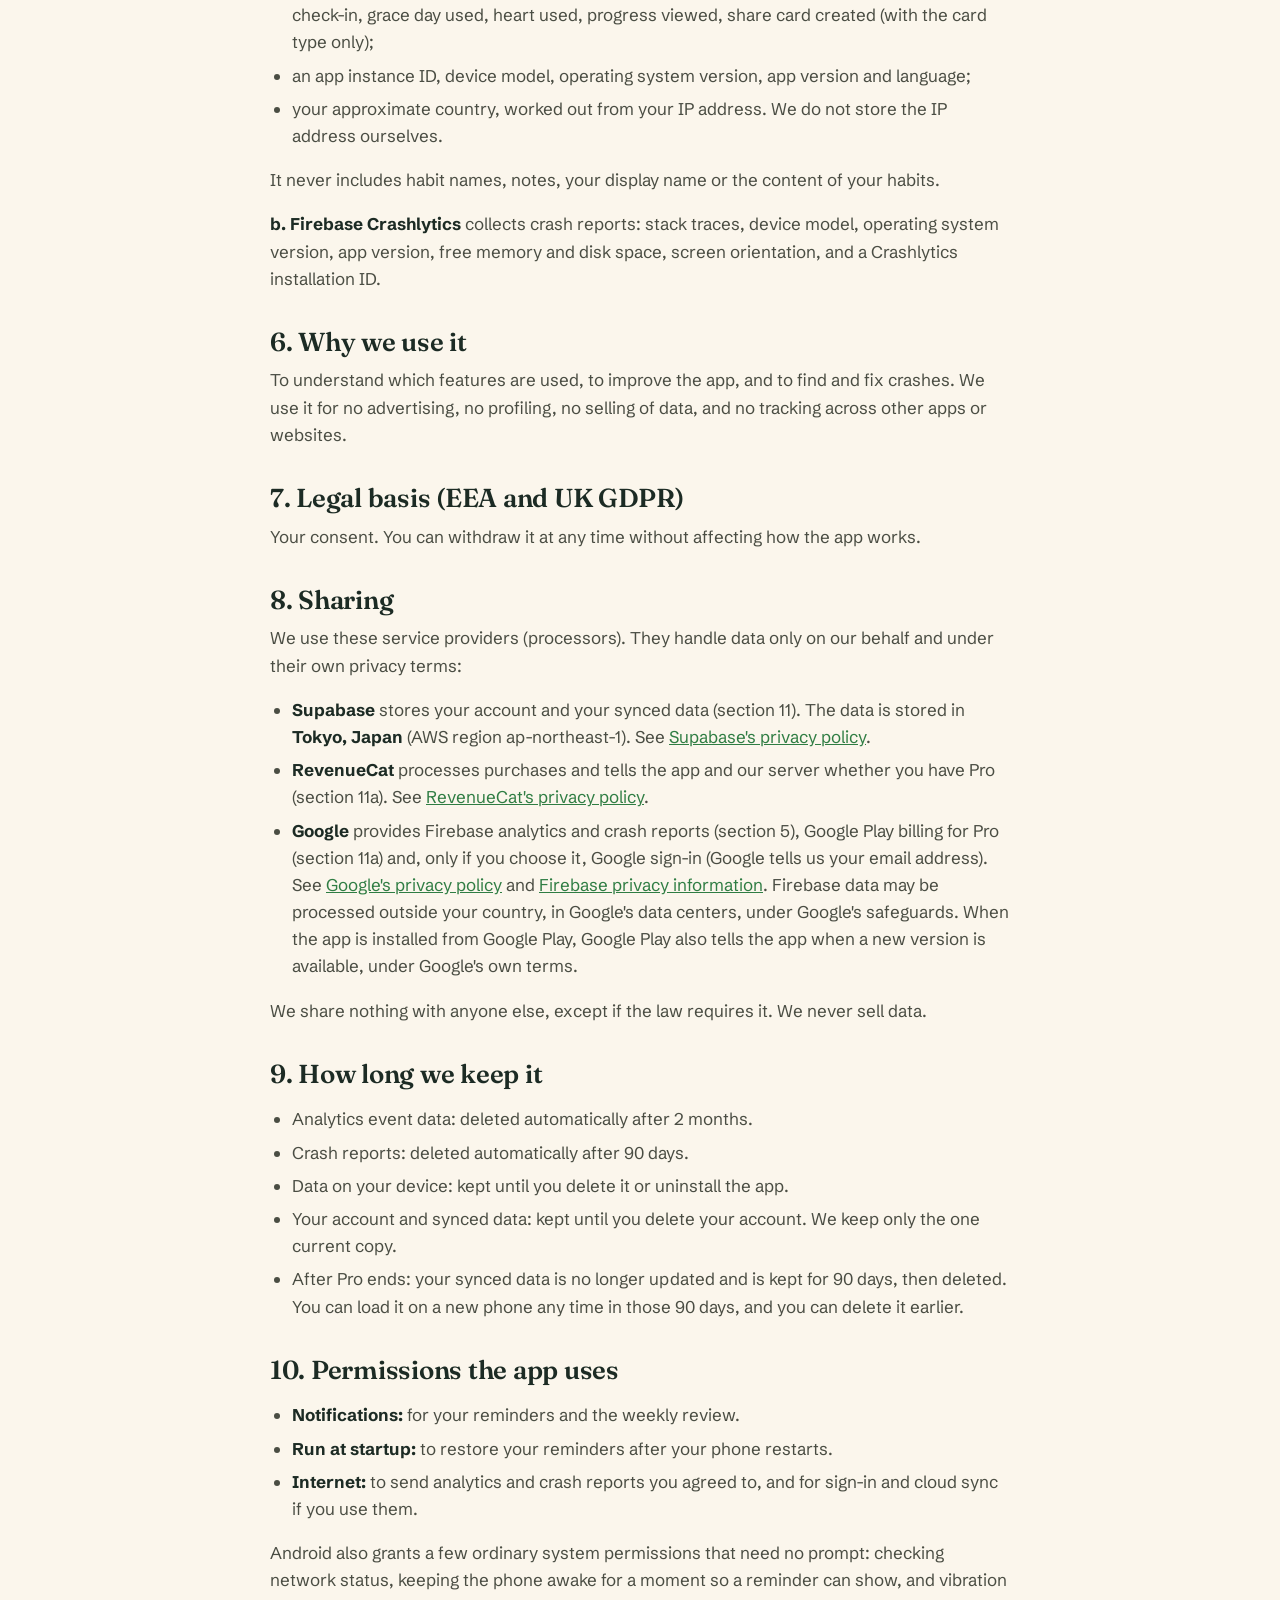
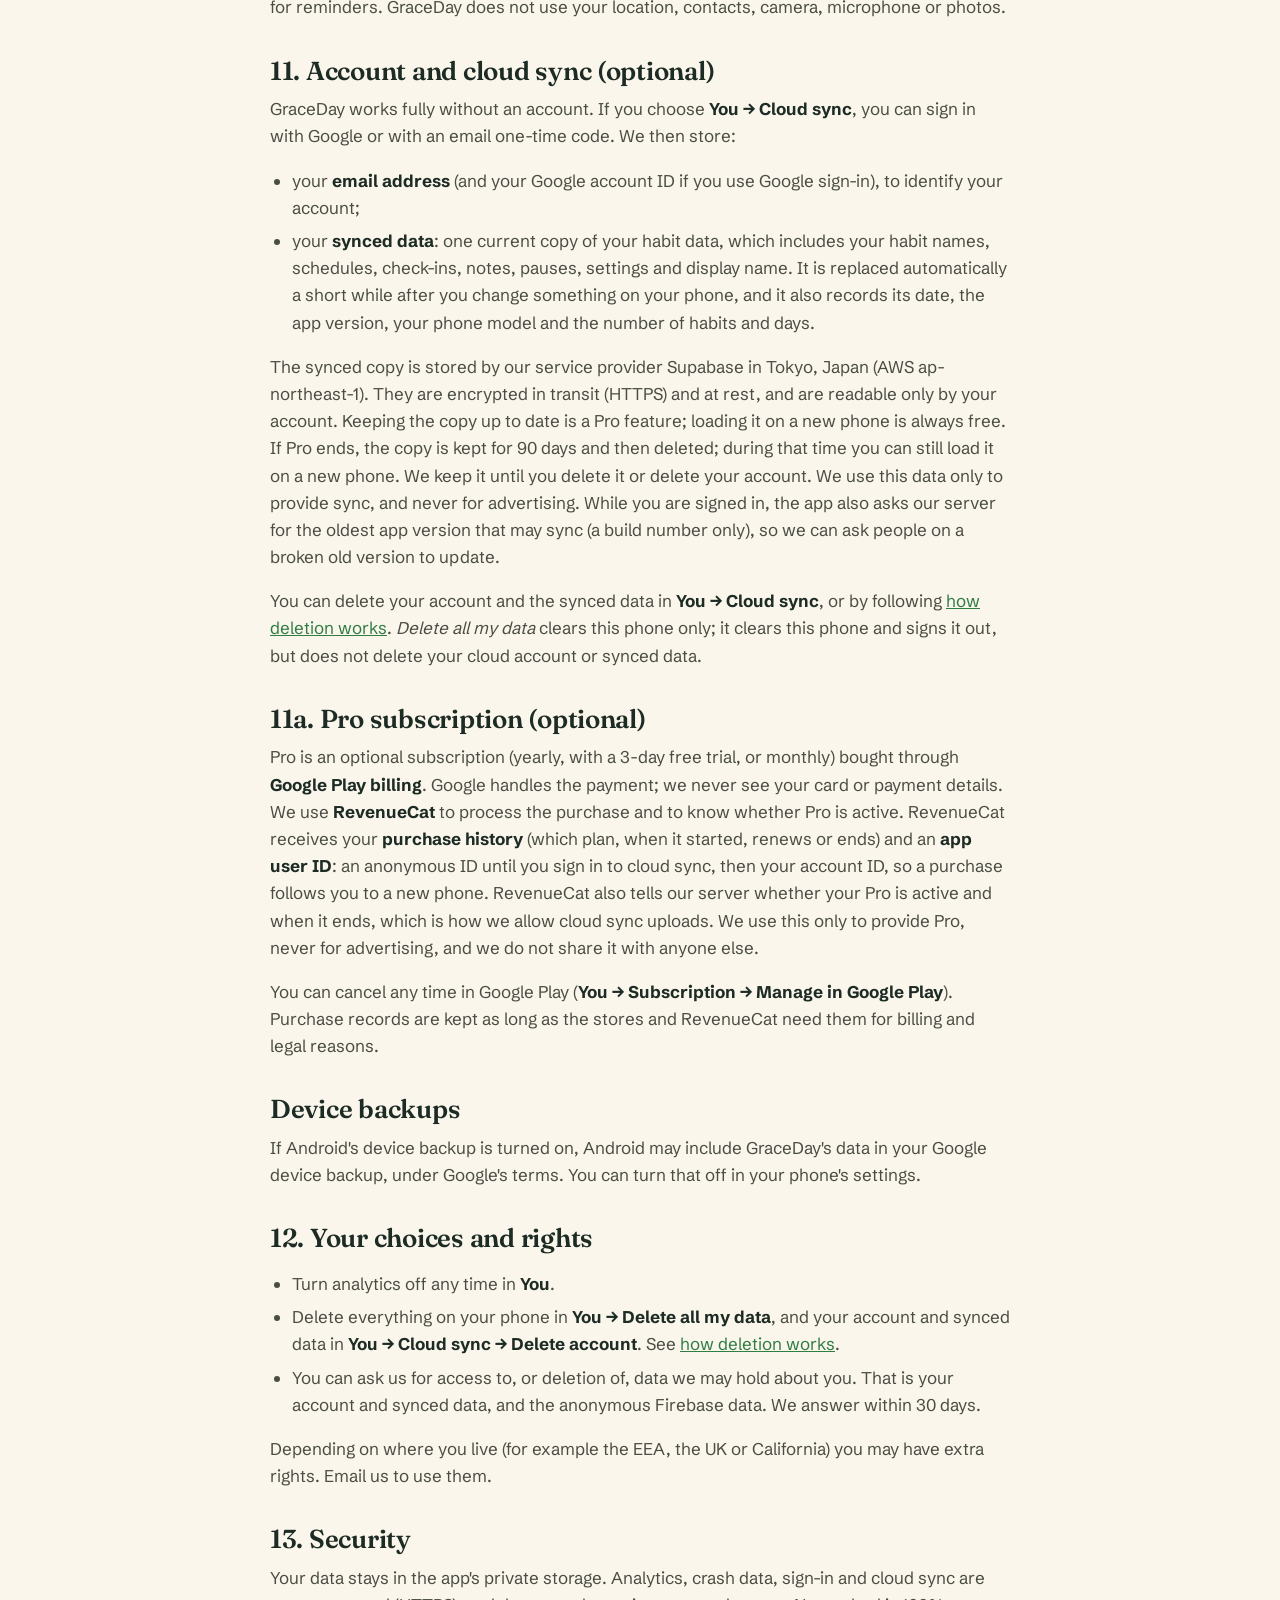
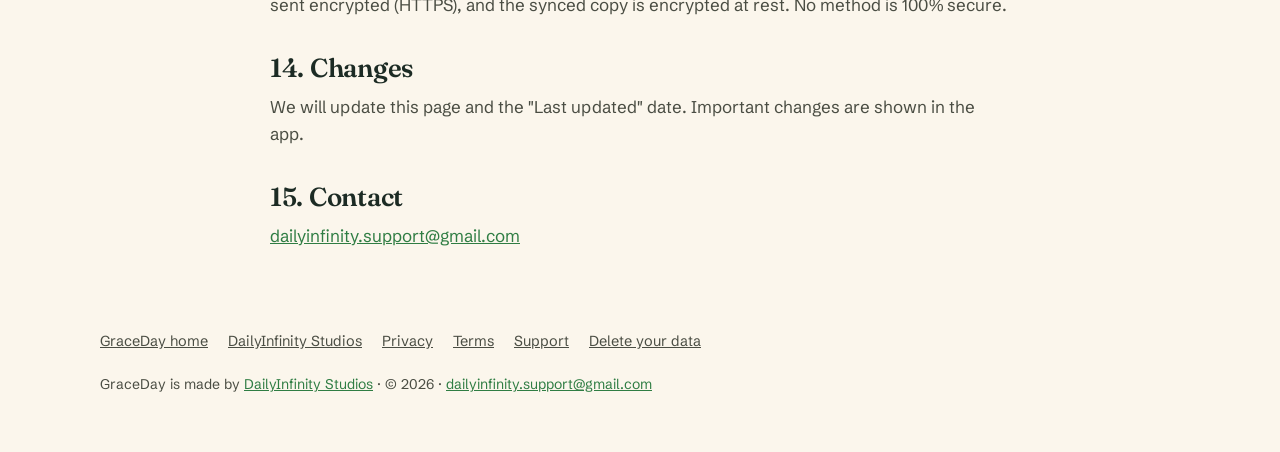
<file: privacy/index.html>
<!doctype html>
<html lang="en"><head><meta charset="utf-8"><title>Moved: GraceDay privacy</title>
<meta name="robots" content="noindex">
<link rel="canonical" href="https://dailyinfinity.github.io/graceday/privacy/">
<meta http-equiv="refresh" content="0; url=/graceday/privacy/">
</head><body><p>This page moved to <a href="/graceday/privacy/">dailyinfinity.github.io/graceday/privacy/</a>.</p></body></html>
</file>
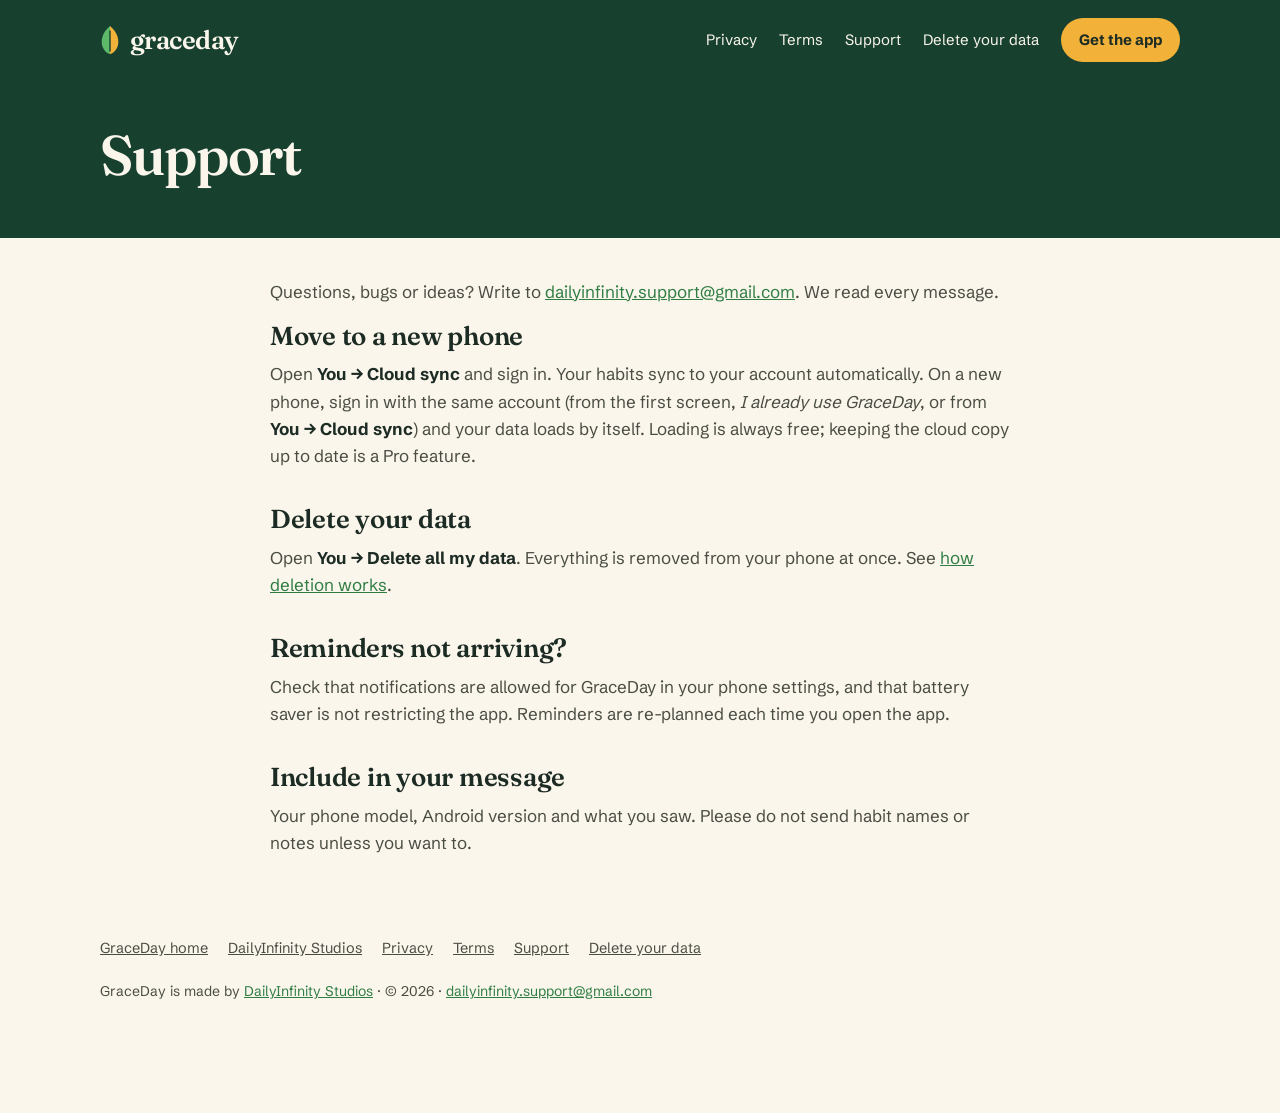
<file: support/index.html>
<!doctype html>
<html lang="en"><head><meta charset="utf-8"><title>Moved: GraceDay support</title>
<meta name="robots" content="noindex">
<link rel="canonical" href="https://dailyinfinity.github.io/graceday/support/">
<meta http-equiv="refresh" content="0; url=/graceday/support/">
</head><body><p>This page moved to <a href="/graceday/support/">dailyinfinity.github.io/graceday/support/</a>.</p></body></html>
</file>
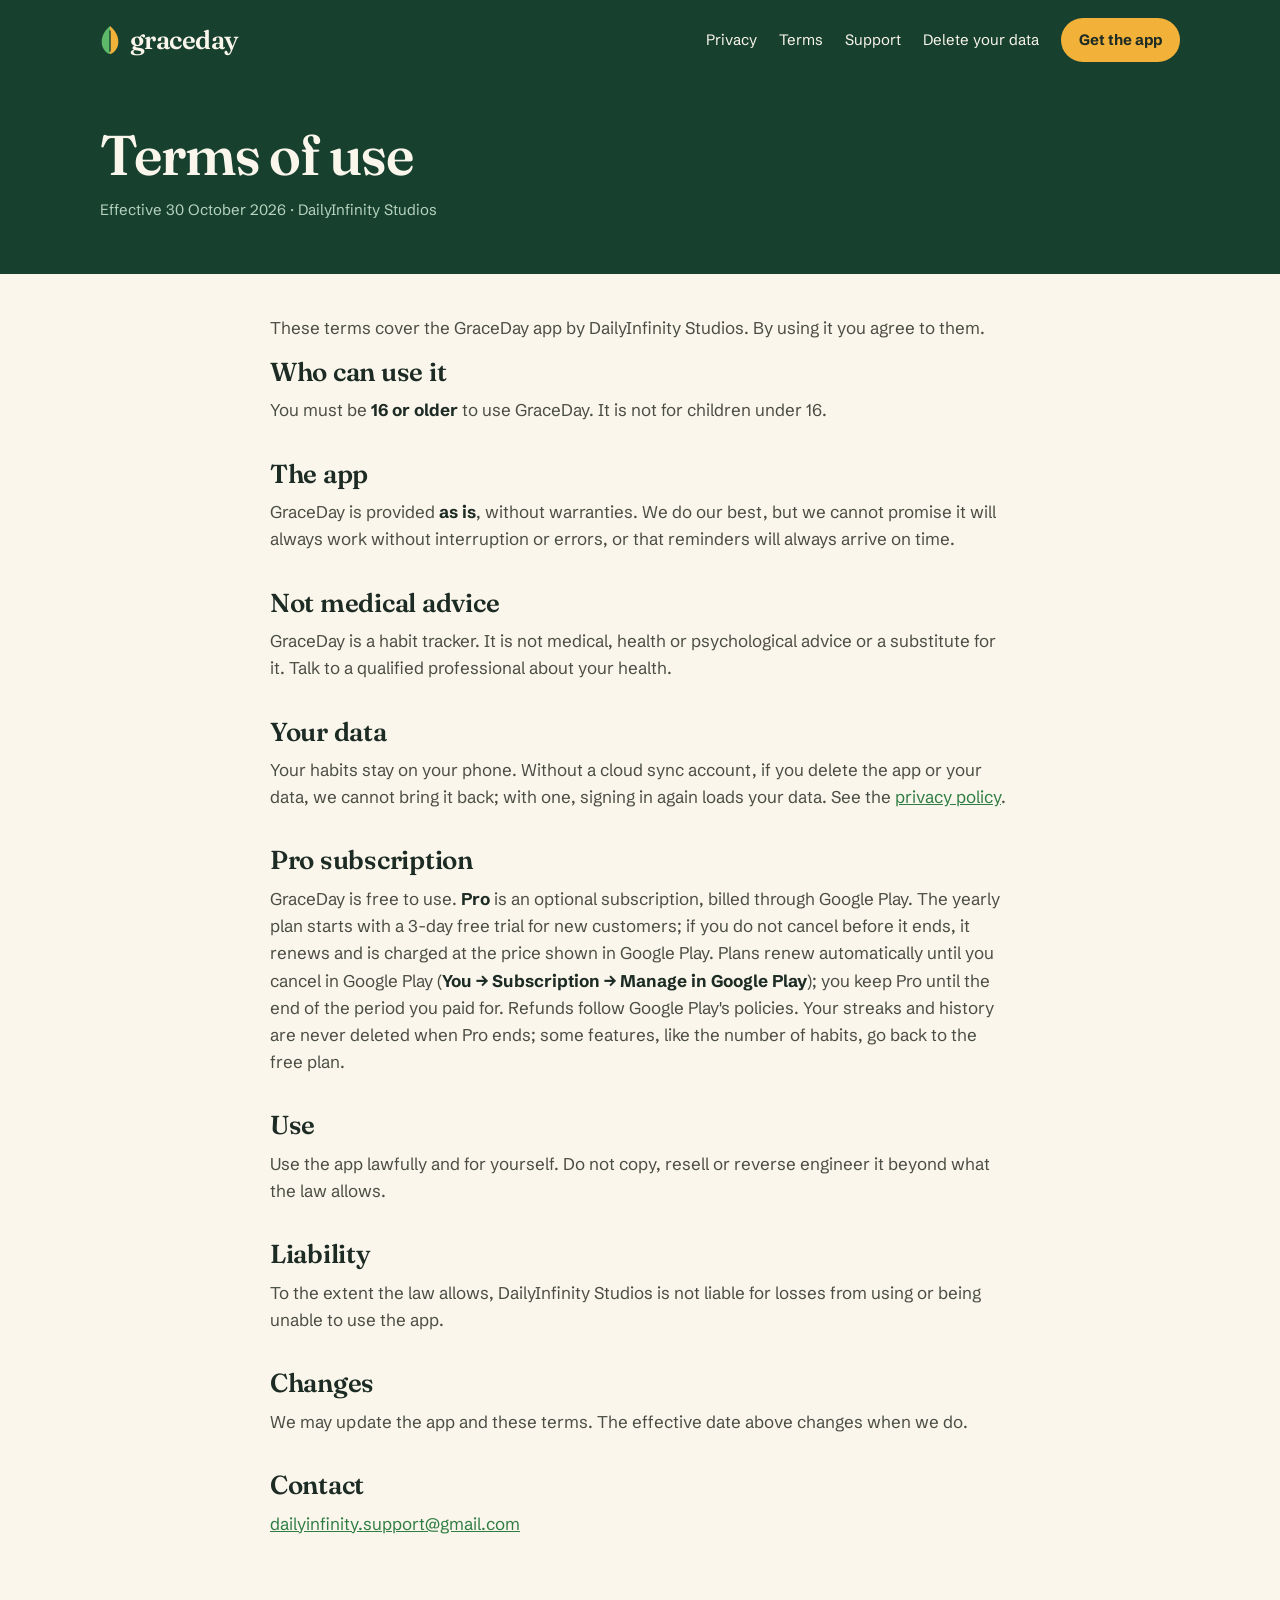
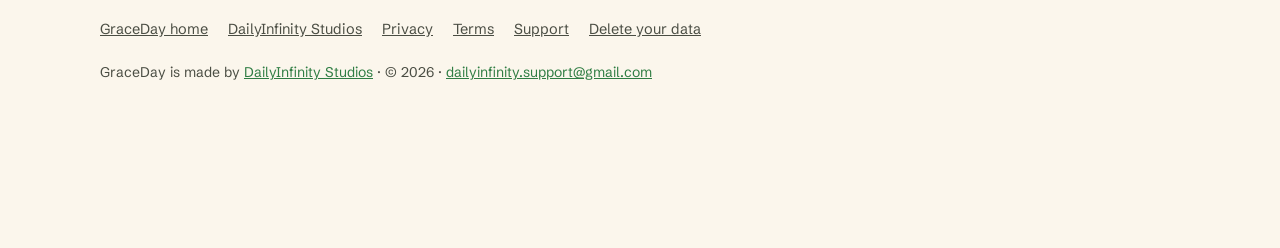
<file: terms/index.html>
<!doctype html>
<html lang="en"><head><meta charset="utf-8"><title>Moved: GraceDay terms</title>
<meta name="robots" content="noindex">
<link rel="canonical" href="https://dailyinfinity.github.io/graceday/terms/">
<meta http-equiv="refresh" content="0; url=/graceday/terms/">
</head><body><p>This page moved to <a href="/graceday/terms/">dailyinfinity.github.io/graceday/terms/</a>.</p></body></html>
</file>
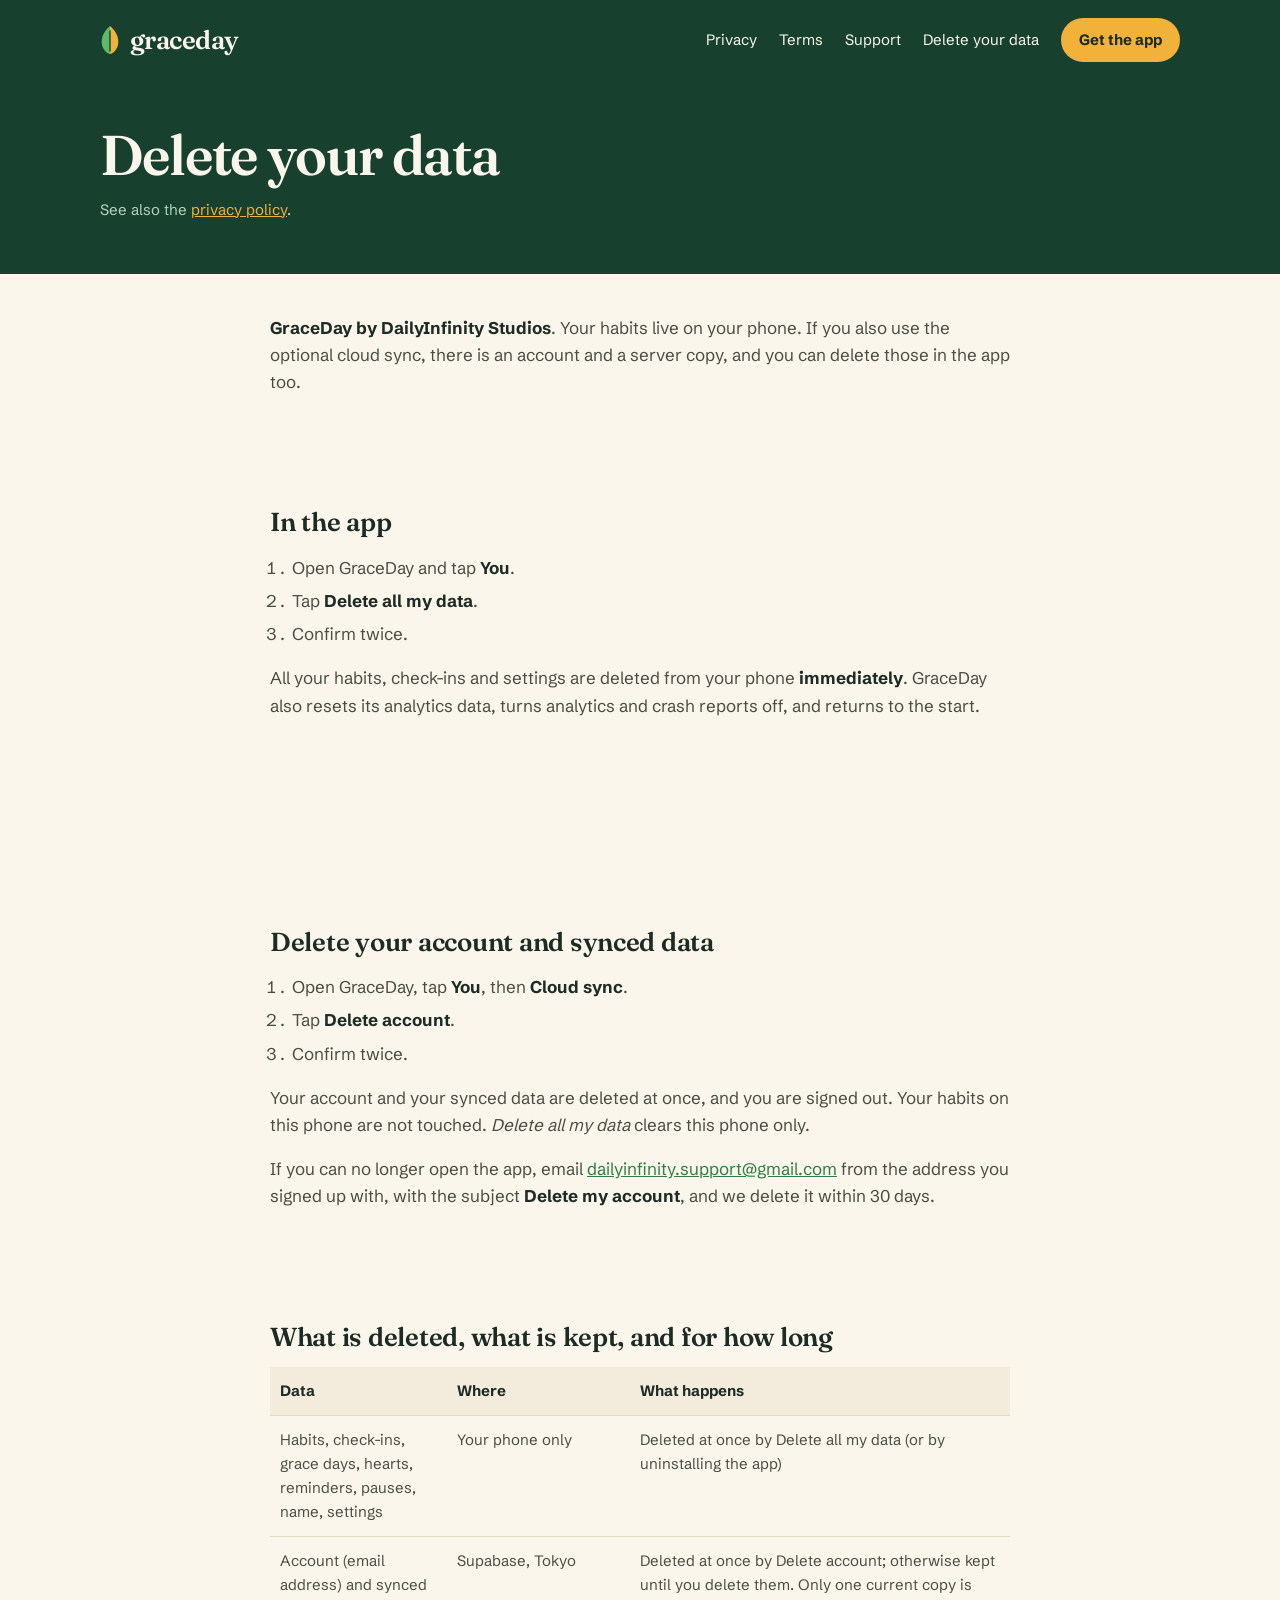
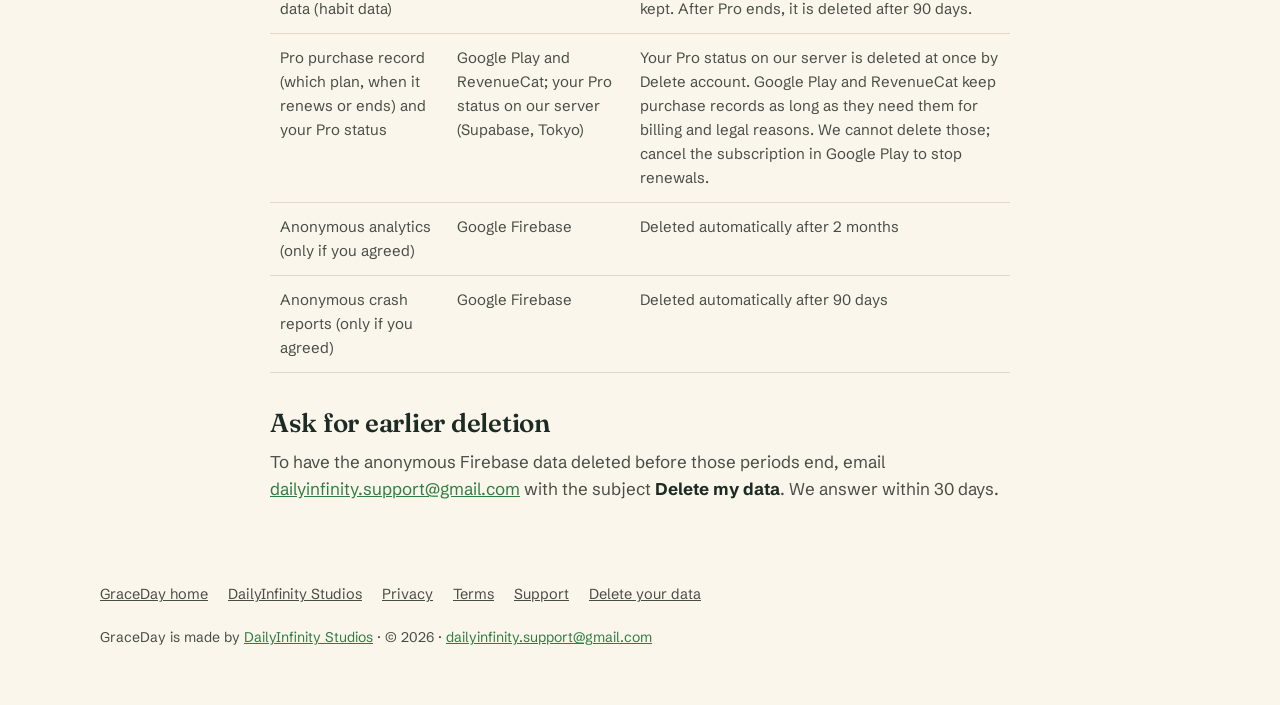
<file: graceday/delete-data/index.html>
<!doctype html>
<html lang="en"><head><meta charset="utf-8"><meta name="viewport" content="width=device-width,initial-scale=1">
<title>Delete your data · GraceDay by DailyInfinity Studios</title><meta name="description" content="How to delete your GraceDay data."><meta name="color-scheme" content="light dark">
<link rel="icon" href="/favicon.svg">
<link rel="preload" href="/fonts/Fraunces-VariableFont.ttf" as="font" type="font/ttf" crossorigin><link rel="stylesheet" href="/style.css"></head>
<body>
<header class="doc-head">
  <div class="site-header"><div class="wrap">
    <a class="brand" href="/graceday/" aria-label="GraceDay home"><svg viewBox="0 0 10 14" aria-hidden="true"><path d="M5 0C1.2 3 0 7.5 1.4 10.8 2.4 13 3.9 14 5 14Z" fill="#5DB86A"/><path d="M5 0C8.8 3 10 7.5 8.6 10.8 7.6 13 6.1 14 5 14Z" fill="#F2B23A"/><path d="M5 2.5V12.5" stroke="#17402F" stroke-width=".7" stroke-linecap="round"/></svg>graceday</a>
    <nav aria-label="Main"><span class="nav-links"><a href="/graceday/privacy/">Privacy</a><a href="/graceday/terms/">Terms</a><a href="/graceday/support/">Support</a><a href="/graceday/delete-data/">Delete your data</a></span><a class="btn" href="https://play.google.com/store/apps/details?id=com.dailyinfinity.graceday">Get the app</a></nav>
  </div></div>
  <div class="wrap doc-title"><h1>Delete your data</h1><p class="meta">See also the <a href="/graceday/privacy/">privacy policy</a>.</p></div>
</header>
<main class="doc">
<p class="lede"><strong>GraceDay by DailyInfinity Studios</strong>. Your habits live on your phone. If you also use the optional cloud sync, there is an account and a server copy, and you can delete those in the app too.</p>
<section class="card"><h2>In the app</h2>
<ol><li>Open GraceDay and tap <strong>You</strong>.</li><li>Tap <strong>Delete all my data</strong>.</li><li>Confirm twice.</li></ol>
<p>All your habits, check-ins and settings are deleted from your phone <strong>immediately</strong>. GraceDay also resets its analytics data, turns analytics and crash reports off, and returns to the start.</p></section>
<section class="card"><h2>Delete your account and synced data</h2>
<ol><li>Open GraceDay, tap <strong>You</strong>, then <strong>Cloud sync</strong>.</li><li>Tap <strong>Delete account</strong>.</li><li>Confirm twice.</li></ol>
<p>Your account and your synced data are deleted at once, and you are signed out. Your habits on this phone are not touched. <em>Delete all my data</em> clears this phone only.</p>
<p>If you can no longer open the app, email <a href="mailto:dailyinfinity.support@gmail.com?subject=Delete%20my%20account">dailyinfinity.support@gmail.com</a> from the address you signed up with, with the subject <strong>Delete my account</strong>, and we delete it within 30 days.</p></section>
<h2>What is deleted, what is kept, and for how long</h2>
<table><thead><tr><th>Data</th><th>Where</th><th>What happens</th></tr></thead><tbody>
<tr><td>Habits, check-ins, grace days, hearts, reminders, pauses, name, settings</td><td>Your phone only</td><td>Deleted at once by Delete all my data (or by uninstalling the app)</td></tr>
<tr><td>Account (email address) and synced data (habit data)</td><td>Supabase, Tokyo</td><td>Deleted at once by Delete account; otherwise kept until you delete them. Only one current copy is kept. After Pro ends, it is deleted after 90 days.</td></tr>
<tr><td>Pro purchase record (which plan, when it renews or ends) and your Pro status</td><td>Google Play and RevenueCat; your Pro status on our server (Supabase, Tokyo)</td><td>Your Pro status on our server is deleted at once by Delete account. Google Play and RevenueCat keep purchase records as long as they need them for billing and legal reasons. We cannot delete those; cancel the subscription in Google Play to stop renewals.</td></tr>
<tr><td>Anonymous analytics (only if you agreed)</td><td>Google Firebase</td><td>Deleted automatically after 2 months</td></tr>
<tr><td>Anonymous crash reports (only if you agreed)</td><td>Google Firebase</td><td>Deleted automatically after 90 days</td></tr>
</tbody></table>
<h2>Ask for earlier deletion</h2>
<p>To have the anonymous Firebase data deleted before those periods end, email <a href="mailto:dailyinfinity.support@gmail.com?subject=Delete%20my%20data">dailyinfinity.support@gmail.com</a> with the subject <strong>Delete my data</strong>. We answer within 30 days.</p></main>
<footer class="site-footer"><div class="wrap">
  <div><div class="flinks"><a href="/graceday/">GraceDay home</a><a href="/">DailyInfinity Studios</a><a href="/graceday/privacy/">Privacy</a><a href="/graceday/terms/">Terms</a><a href="/graceday/support/">Support</a><a href="/graceday/delete-data/">Delete your data</a></div></div>
  <p>GraceDay is made by <a href="/">DailyInfinity Studios</a> · © 2026 · <a href="mailto:dailyinfinity.support@gmail.com">dailyinfinity.support@gmail.com</a></p>
</div></footer>
</body></html>
</file>
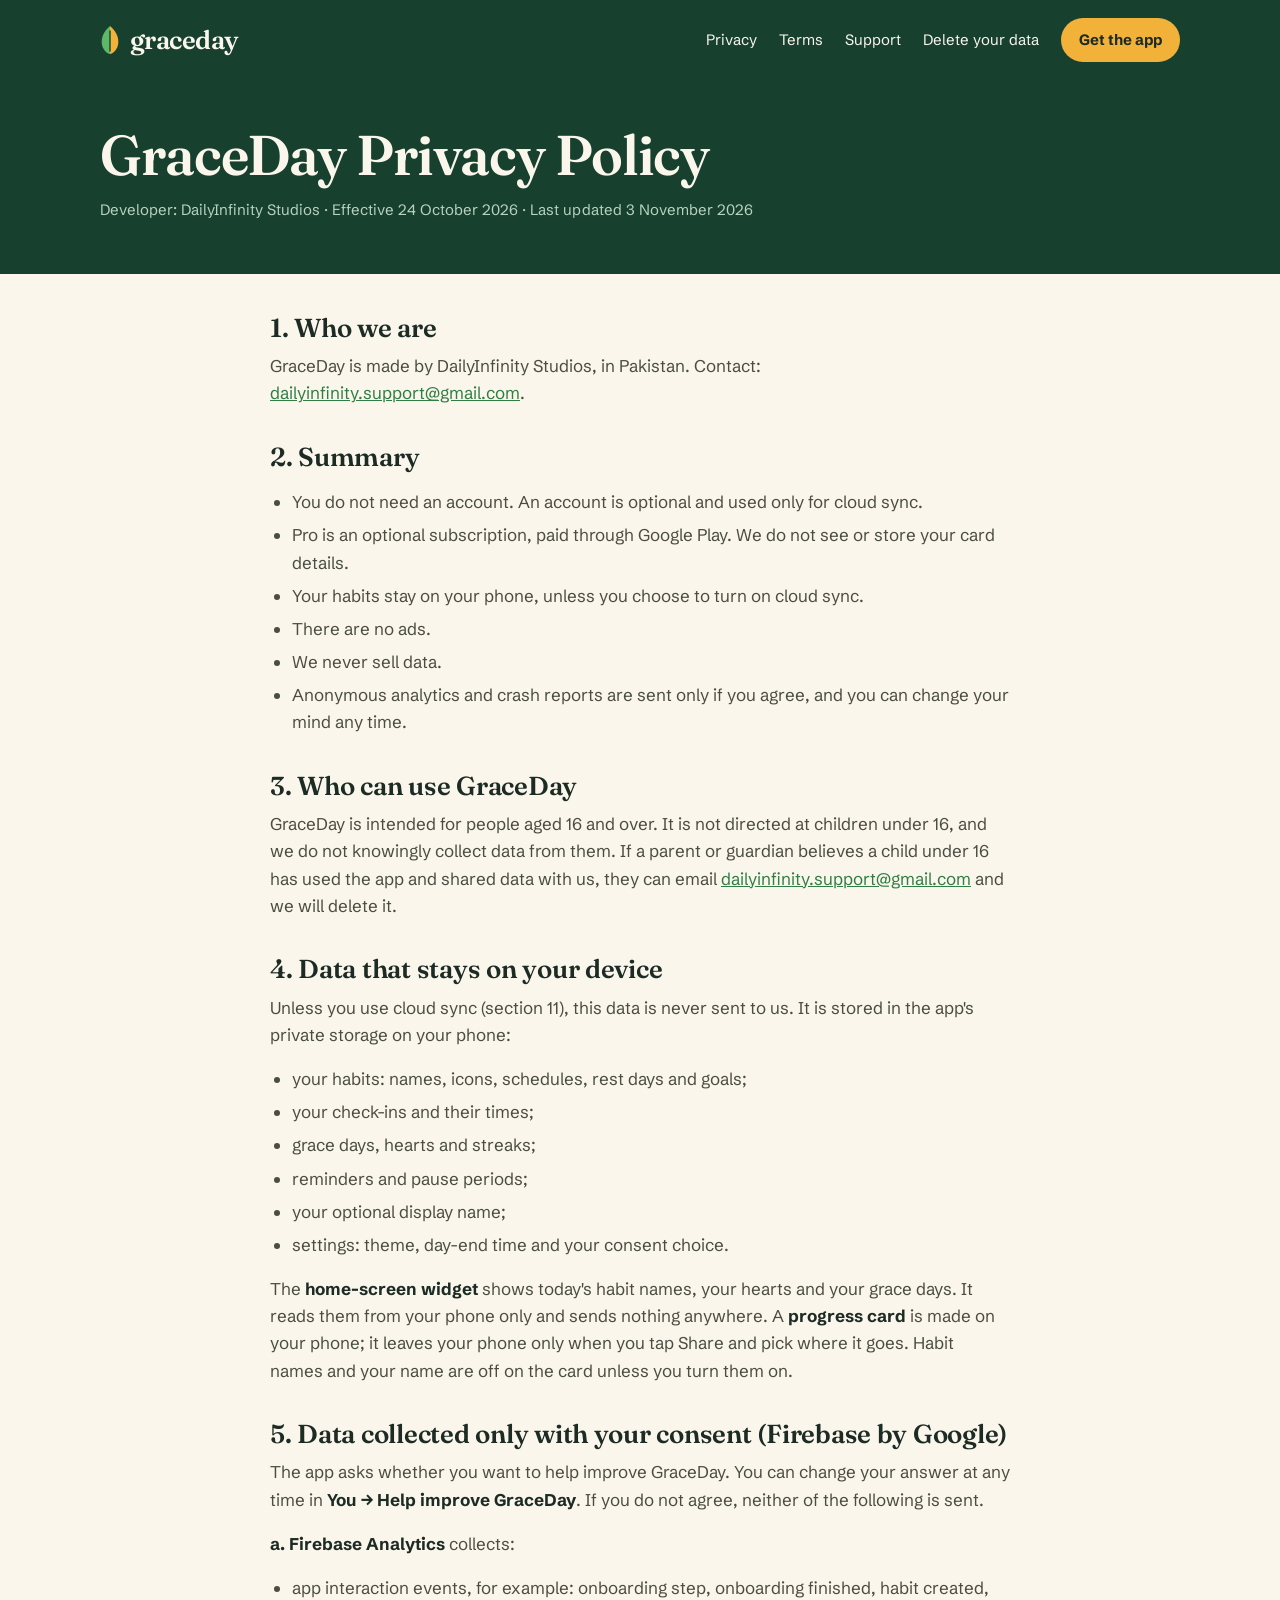
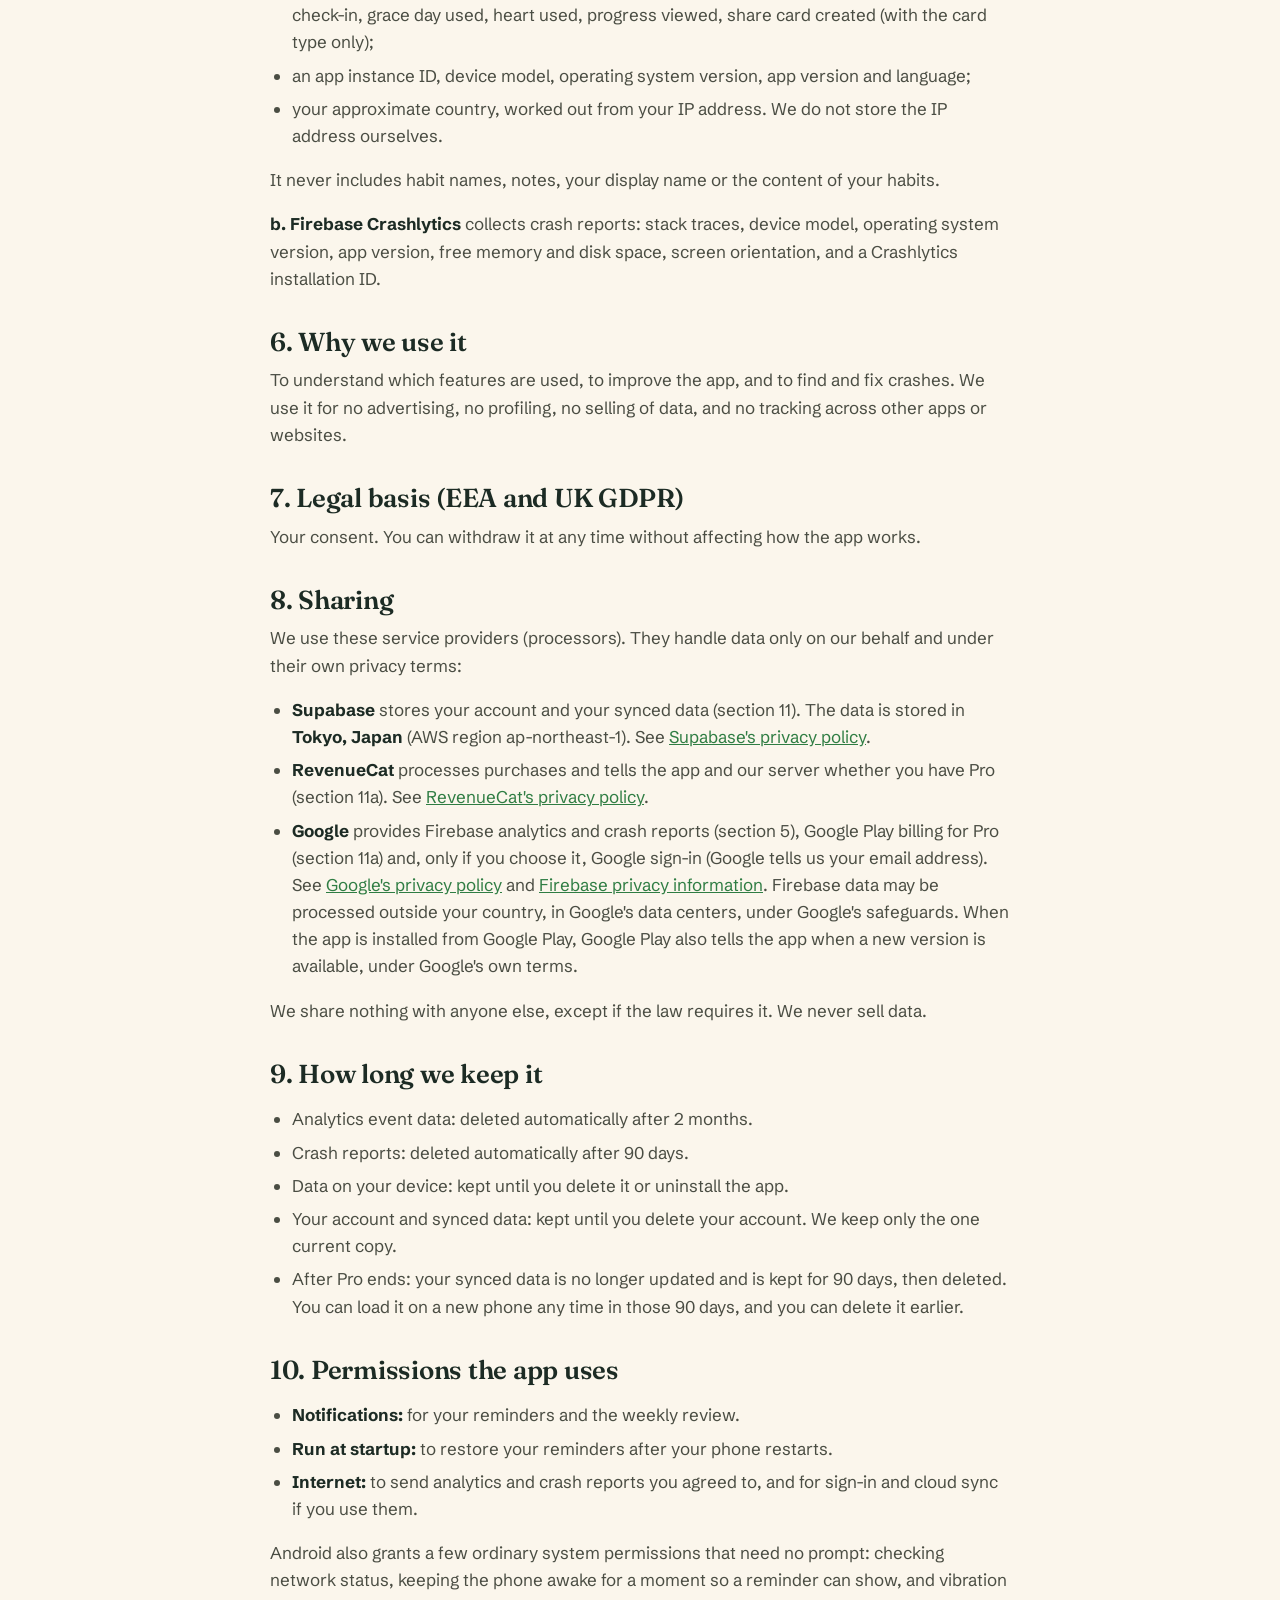
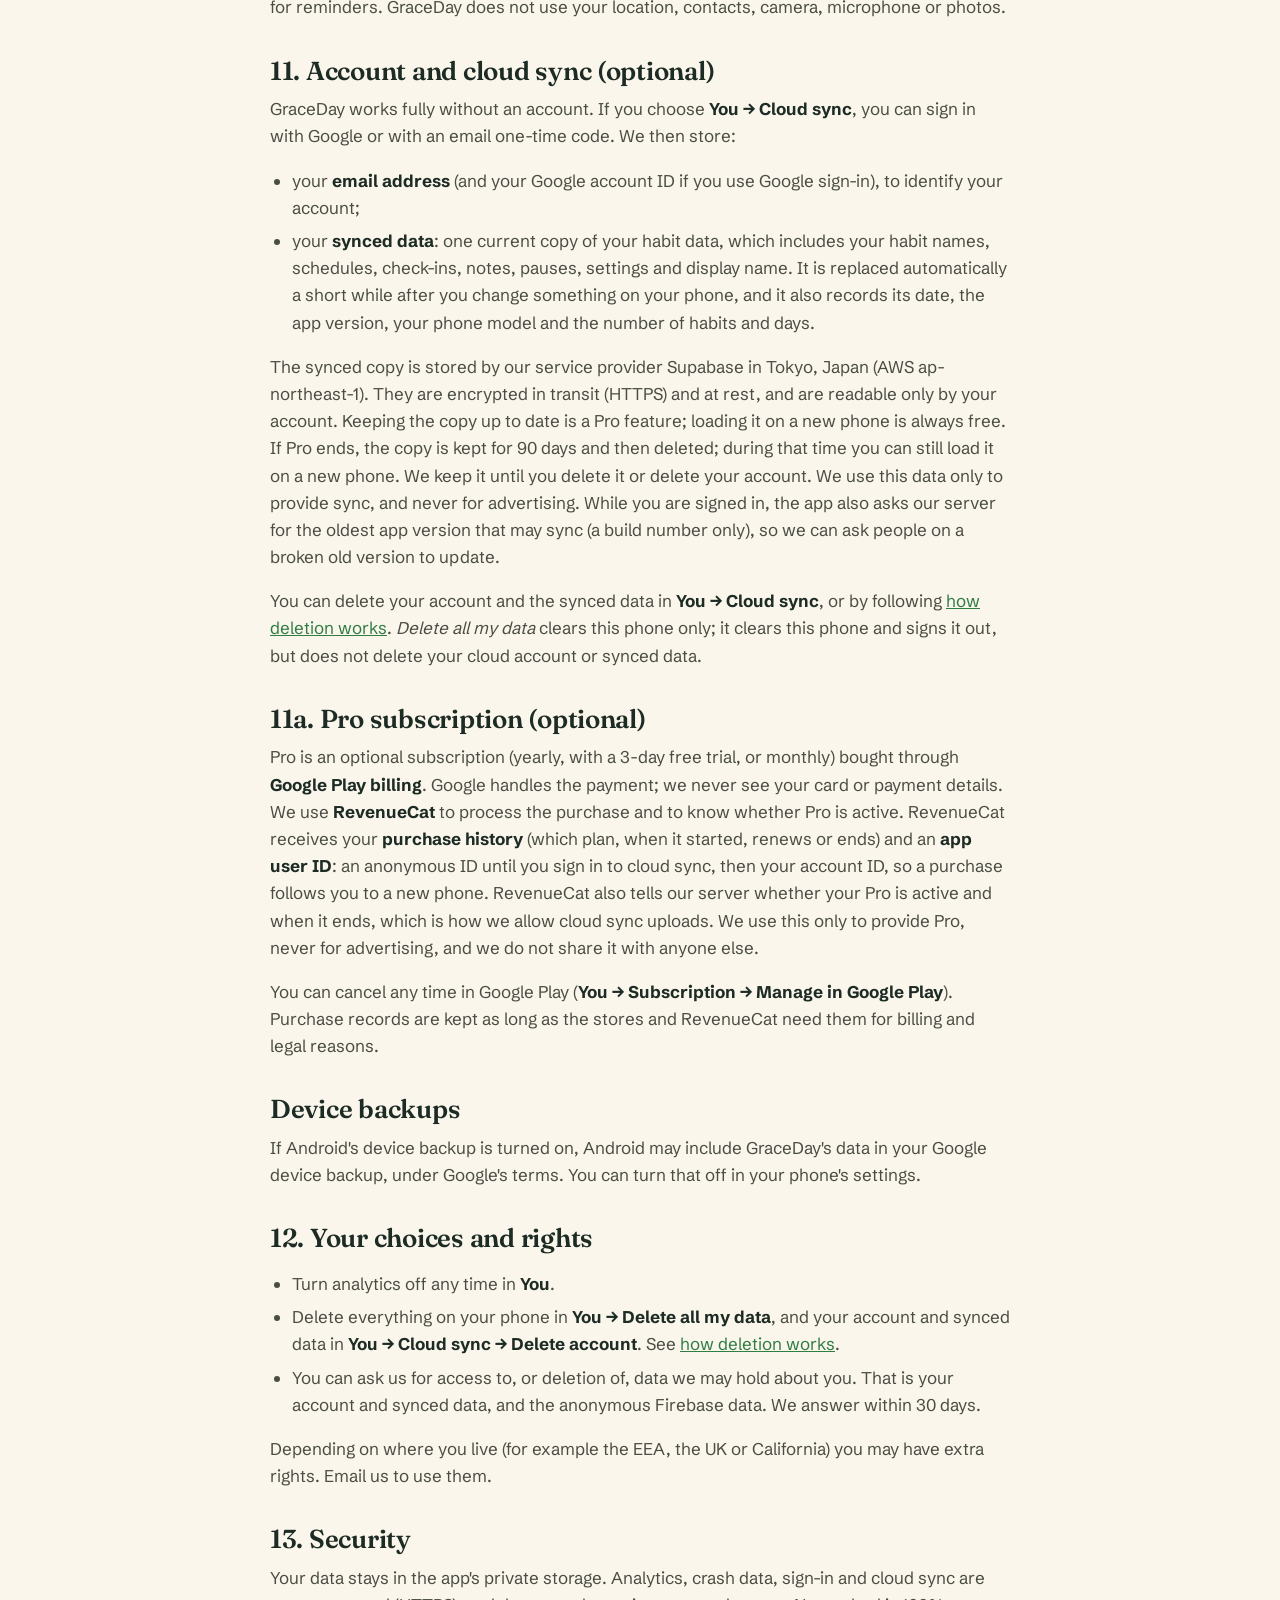
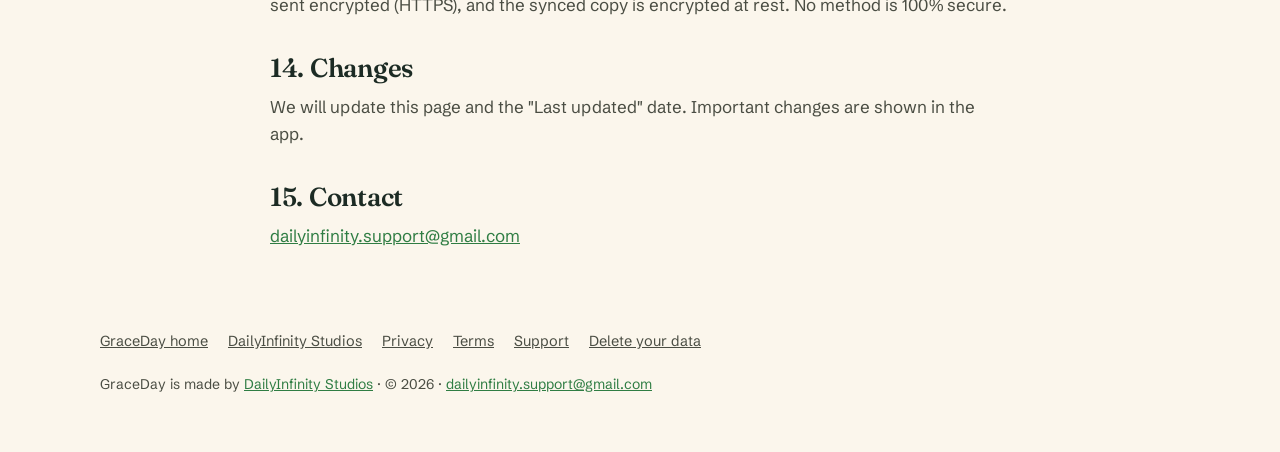
<file: graceday/privacy/index.html>
<!doctype html>
<html lang="en"><head><meta charset="utf-8"><meta name="viewport" content="width=device-width,initial-scale=1">
<title>GraceDay Privacy Policy</title><meta name="description" content="How GraceDay by DailyInfinity Studios handles your data."><meta name="color-scheme" content="light dark">
<link rel="icon" href="/favicon.svg">
<link rel="preload" href="/fonts/Fraunces-VariableFont.ttf" as="font" type="font/ttf" crossorigin><link rel="stylesheet" href="/style.css"></head>
<body>
<header class="doc-head">
  <div class="site-header"><div class="wrap">
    <a class="brand" href="/graceday/" aria-label="GraceDay home"><svg viewBox="0 0 10 14" aria-hidden="true"><path d="M5 0C1.2 3 0 7.5 1.4 10.8 2.4 13 3.9 14 5 14Z" fill="#5DB86A"/><path d="M5 0C8.8 3 10 7.5 8.6 10.8 7.6 13 6.1 14 5 14Z" fill="#F2B23A"/><path d="M5 2.5V12.5" stroke="#17402F" stroke-width=".7" stroke-linecap="round"/></svg>graceday</a>
    <nav aria-label="Main"><span class="nav-links"><a href="/graceday/privacy/">Privacy</a><a href="/graceday/terms/">Terms</a><a href="/graceday/support/">Support</a><a href="/graceday/delete-data/">Delete your data</a></span><a class="btn" href="https://play.google.com/store/apps/details?id=com.dailyinfinity.graceday">Get the app</a></nav>
  </div></div>
  <div class="wrap doc-title"><h1>GraceDay Privacy Policy</h1><p class="meta">Developer: DailyInfinity Studios · Effective 24 October 2026 · Last updated 3 November 2026</p></div>
</header>
<main class="doc">


<h2>1. Who we are</h2>
<p>GraceDay is made by DailyInfinity Studios, in Pakistan. Contact: <a href="mailto:dailyinfinity.support@gmail.com">dailyinfinity.support@gmail.com</a>.</p>

<h2>2. Summary</h2>
<ul>
<li>You do not need an account. An account is optional and used only for cloud sync.</li>
<li>Pro is an optional subscription, paid through Google Play. We do not see or store your card details.</li>
<li>Your habits stay on your phone, unless you choose to turn on cloud sync.</li>
<li>There are no ads.</li>
<li>We never sell data.</li>
<li>Anonymous analytics and crash reports are sent only if you agree, and you can change your mind any time.</li>
</ul>

<h2>3. Who can use GraceDay</h2>
<p>GraceDay is intended for people aged 16 and over. It is not directed at children under 16, and we do not knowingly collect data from them. If a parent or guardian believes a child under 16 has used the app and shared data with us, they can email <a href="mailto:dailyinfinity.support@gmail.com">dailyinfinity.support@gmail.com</a> and we will delete it.</p>

<h2>4. Data that stays on your device</h2>
<p>Unless you use cloud sync (section 11), this data is never sent to us. It is stored in the app's private storage on your phone:</p>
<ul>
<li>your habits: names, icons, schedules, rest days and goals;</li>
<li>your check-ins and their times;</li>
<li>grace days, hearts and streaks;</li>
<li>reminders and pause periods;</li>
<li>your optional display name;</li>
<li>settings: theme, day-end time and your consent choice.</li>
</ul>
<p>The <strong>home-screen widget</strong> shows today's habit names, your hearts and your grace days. It reads them from your phone only and sends nothing anywhere. A <strong>progress card</strong> is made on your phone; it leaves your phone only when you tap Share and pick where it goes. Habit names and your name are off on the card unless you turn them on.</p>

<h2>5. Data collected only with your consent (Firebase by Google)</h2>
<p>The app asks whether you want to help improve GraceDay. You can change your answer at any time in <strong>You → Help improve GraceDay</strong>. If you do not agree, neither of the following is sent.</p>
<p><strong>a. Firebase Analytics</strong> collects:</p>
<ul>
<li>app interaction events, for example: onboarding step, onboarding finished, habit created, check-in, grace day used, heart used, progress viewed, share card created (with the card type only);</li>
<li>an app instance ID, device model, operating system version, app version and language;</li>
<li>your approximate country, worked out from your IP address. We do not store the IP address ourselves.</li>
</ul>
<p>It never includes habit names, notes, your display name or the content of your habits.</p>
<p><strong>b. Firebase Crashlytics</strong> collects crash reports: stack traces, device model, operating system version, app version, free memory and disk space, screen orientation, and a Crashlytics installation ID.</p>

<h2>6. Why we use it</h2>
<p>To understand which features are used, to improve the app, and to find and fix crashes. We use it for no advertising, no profiling, no selling of data, and no tracking across other apps or websites.</p>

<h2>7. Legal basis (EEA and UK GDPR)</h2>
<p>Your consent. You can withdraw it at any time without affecting how the app works.</p>

<h2>8. Sharing</h2>
<p>We use these service providers (processors). They handle data only on our behalf and under their own privacy terms:</p>
<ul>
<li><strong>Supabase</strong> stores your account and your synced data (section 11). The data is stored in <strong>Tokyo, Japan</strong> (AWS region ap-northeast-1). See <a href="https://supabase.com/privacy">Supabase's privacy policy</a>.</li>
<li><strong>RevenueCat</strong> processes purchases and tells the app and our server whether you have Pro (section 11a). See <a href="https://www.revenuecat.com/privacy">RevenueCat's privacy policy</a>.</li>
<li><strong>Google</strong> provides Firebase analytics and crash reports (section 5), Google Play billing for Pro (section 11a) and, only if you choose it, Google sign-in (Google tells us your email address). See <a href="https://policies.google.com/privacy">Google's privacy policy</a> and <a href="https://firebase.google.com/support/privacy">Firebase privacy information</a>. Firebase data may be processed outside your country, in Google's data centers, under Google's safeguards. When the app is installed from Google Play, Google Play also tells the app when a new version is available, under Google's own terms.</li>
</ul>
<p>We share nothing with anyone else, except if the law requires it. We never sell data.</p>

<h2>9. How long we keep it</h2>
<ul>
<li>Analytics event data: deleted automatically after 2 months.</li>
<li>Crash reports: deleted automatically after 90 days.</li>
<li>Data on your device: kept until you delete it or uninstall the app.</li>
<li>Your account and synced data: kept until you delete your account. We keep only the one current copy.</li>
<li>After Pro ends: your synced data is no longer updated and is kept for 90 days, then deleted. You can load it on a new phone any time in those 90 days, and you can delete it earlier.</li>
</ul>

<h2>10. Permissions the app uses</h2>
<ul>
<li><strong>Notifications:</strong> for your reminders and the weekly review.</li>
<li><strong>Run at startup:</strong> to restore your reminders after your phone restarts.</li>
<li><strong>Internet:</strong> to send analytics and crash reports you agreed to, and for sign-in and cloud sync if you use them.</li>
</ul>
<p>Android also grants a few ordinary system permissions that need no prompt: checking network status, keeping the phone awake for a moment so a reminder can show, and vibration for reminders. GraceDay does not use your location, contacts, camera, microphone or photos.</p>

<h2>11. Account and cloud sync (optional)</h2>
<p>GraceDay works fully without an account. If you choose <strong>You → Cloud sync</strong>, you can sign in with Google or with an email one-time code. We then store:</p>
<ul>
<li>your <strong>email address</strong> (and your Google account ID if you use Google sign-in), to identify your account;</li>
<li>your <strong>synced data</strong>: one current copy of your habit data, which includes your habit names, schedules, check-ins, notes, pauses, settings and display name. It is replaced automatically a short while after you change something on your phone, and it also records its date, the app version, your phone model and the number of habits and days.</li>
</ul>
<p>The synced copy is stored by our service provider Supabase in Tokyo, Japan (AWS ap-northeast-1). They are encrypted in transit (HTTPS) and at rest, and are readable only by your account. Keeping the copy up to date is a Pro feature; loading it on a new phone is always free. If Pro ends, the copy is kept for 90 days and then deleted; during that time you can still load it on a new phone. We keep it until you delete it or delete your account. We use this data only to provide sync, and never for advertising. While you are signed in, the app also asks our server for the oldest app version that may sync (a build number only), so we can ask people on a broken old version to update.</p>
<p>You can delete your account and the synced data in <strong>You → Cloud sync</strong>, or by following <a href="/graceday/delete-data/">how deletion works</a>. <em>Delete all my data</em> clears this phone only; it clears this phone and signs it out, but does not delete your cloud account or synced data.</p>

<h2>11a. Pro subscription (optional)</h2>
<p>Pro is an optional subscription (yearly, with a 3-day free trial, or monthly) bought through <strong>Google Play billing</strong>. Google handles the payment; we never see your card or payment details. We use <strong>RevenueCat</strong> to process the purchase and to know whether Pro is active. RevenueCat receives your <strong>purchase history</strong> (which plan, when it started, renews or ends) and an <strong>app user ID</strong>: an anonymous ID until you sign in to cloud sync, then your account ID, so a purchase follows you to a new phone. RevenueCat also tells our server whether your Pro is active and when it ends, which is how we allow cloud sync uploads. We use this only to provide Pro, never for advertising, and we do not share it with anyone else.</p>
<p>You can cancel any time in Google Play (<strong>You → Subscription → Manage in Google Play</strong>). Purchase records are kept as long as the stores and RevenueCat need them for billing and legal reasons.</p>
<h2>Device backups</h2>
<p>If Android's device backup is turned on, Android may include GraceDay's data in your Google device backup, under Google's terms. You can turn that off in your phone's settings.</p>

<h2>12. Your choices and rights</h2>
<ul>
<li>Turn analytics off any time in <strong>You</strong>.</li>
<li>Delete everything on your phone in <strong>You → Delete all my data</strong>, and your account and synced data in <strong>You → Cloud sync → Delete account</strong>. See <a href="/graceday/delete-data/">how deletion works</a>.</li>
<li>You can ask us for access to, or deletion of, data we may hold about you. That is your account and synced data, and the anonymous Firebase data. We answer within 30 days.</li>
</ul>
<p>Depending on where you live (for example the EEA, the UK or California) you may have extra rights. Email us to use them.</p>

<h2>13. Security</h2>
<p>Your data stays in the app's private storage. Analytics, crash data, sign-in and cloud sync are sent encrypted (HTTPS), and the synced copy is encrypted at rest. No method is 100% secure.</p>

<h2>14. Changes</h2>
<p>We will update this page and the "Last updated" date. Important changes are shown in the app.</p>

<h2>15. Contact</h2>
<p><a href="mailto:dailyinfinity.support@gmail.com">dailyinfinity.support@gmail.com</a></p></main>
<footer class="site-footer"><div class="wrap">
  <div><div class="flinks"><a href="/graceday/">GraceDay home</a><a href="/">DailyInfinity Studios</a><a href="/graceday/privacy/">Privacy</a><a href="/graceday/terms/">Terms</a><a href="/graceday/support/">Support</a><a href="/graceday/delete-data/">Delete your data</a></div></div>
  <p>GraceDay is made by <a href="/">DailyInfinity Studios</a> · © 2026 · <a href="mailto:dailyinfinity.support@gmail.com">dailyinfinity.support@gmail.com</a></p>
</div></footer>
</body></html>
</file>
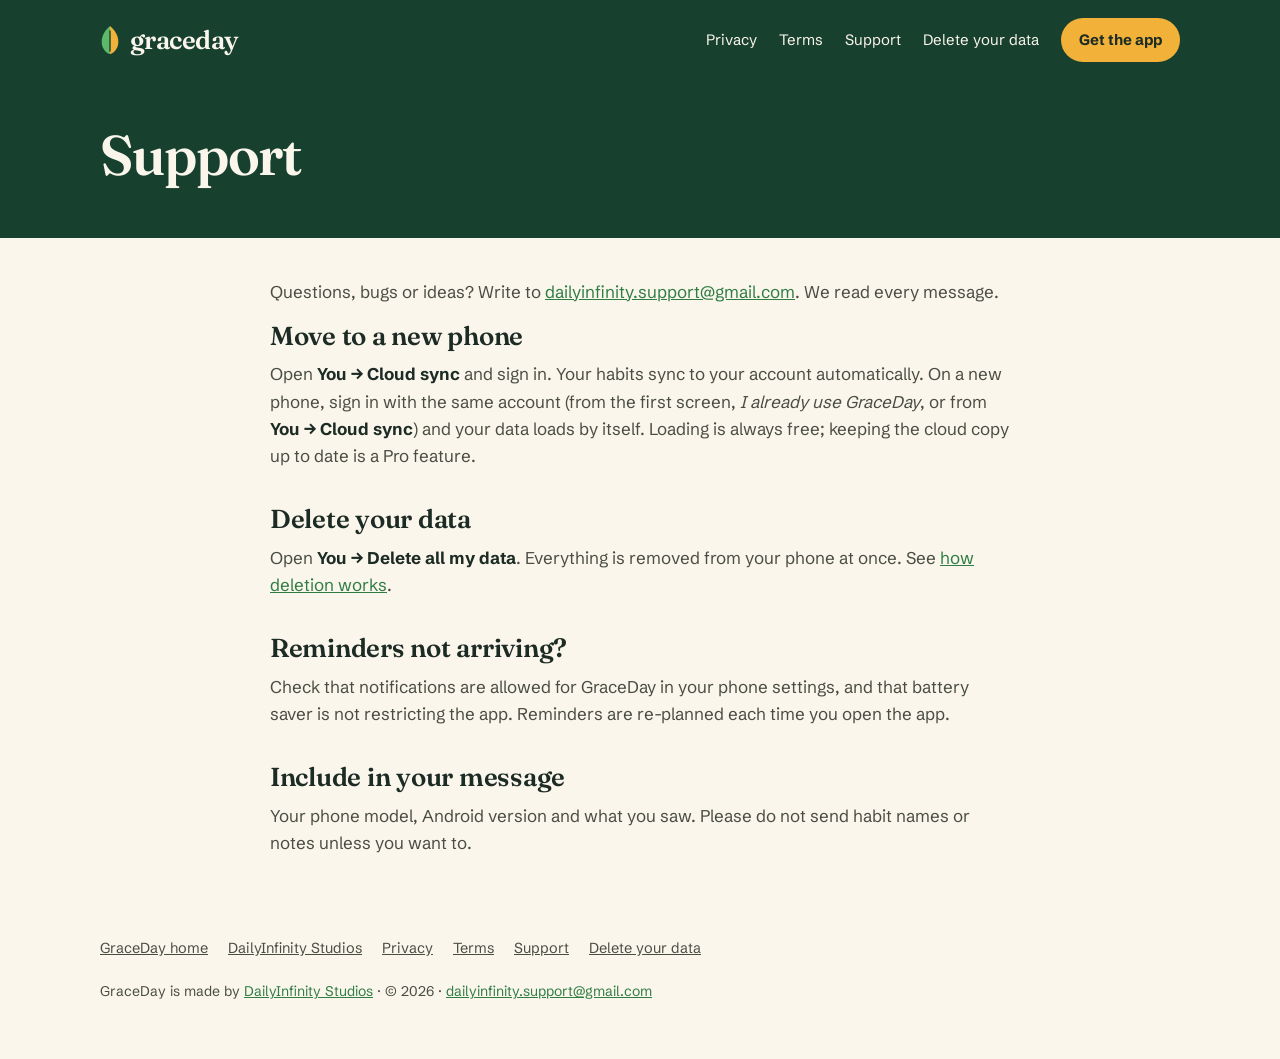
<file: graceday/support/index.html>
<!doctype html>
<html lang="en"><head><meta charset="utf-8"><meta name="viewport" content="width=device-width,initial-scale=1">
<title>Support · GraceDay</title><meta name="description" content="Help with GraceDay."><meta name="color-scheme" content="light dark">
<link rel="icon" href="/favicon.svg">
<link rel="preload" href="/fonts/Fraunces-VariableFont.ttf" as="font" type="font/ttf" crossorigin><link rel="stylesheet" href="/style.css"></head>
<body>
<header class="doc-head">
  <div class="site-header"><div class="wrap">
    <a class="brand" href="/graceday/" aria-label="GraceDay home"><svg viewBox="0 0 10 14" aria-hidden="true"><path d="M5 0C1.2 3 0 7.5 1.4 10.8 2.4 13 3.9 14 5 14Z" fill="#5DB86A"/><path d="M5 0C8.8 3 10 7.5 8.6 10.8 7.6 13 6.1 14 5 14Z" fill="#F2B23A"/><path d="M5 2.5V12.5" stroke="#17402F" stroke-width=".7" stroke-linecap="round"/></svg>graceday</a>
    <nav aria-label="Main"><span class="nav-links"><a href="/graceday/privacy/">Privacy</a><a href="/graceday/terms/">Terms</a><a href="/graceday/support/">Support</a><a href="/graceday/delete-data/">Delete your data</a></span><a class="btn" href="https://play.google.com/store/apps/details?id=com.dailyinfinity.graceday">Get the app</a></nav>
  </div></div>
  <div class="wrap doc-title"><h1>Support</h1></div>
</header>
<main class="doc">
<p class="lede">Questions, bugs or ideas? Write to <a href="mailto:dailyinfinity.support@gmail.com">dailyinfinity.support@gmail.com</a>. We read every message.</p>
<h2>Move to a new phone</h2><p>Open <strong>You → Cloud sync</strong> and sign in. Your habits sync to your account automatically. On a new phone, sign in with the same account (from the first screen, <em>I already use GraceDay</em>, or from <strong>You → Cloud sync</strong>) and your data loads by itself. Loading is always free; keeping the cloud copy up to date is a Pro feature.</p>
<h2>Delete your data</h2><p>Open <strong>You → Delete all my data</strong>. Everything is removed from your phone at once. See <a href="/graceday/delete-data/">how deletion works</a>.</p>
<h2>Reminders not arriving?</h2><p>Check that notifications are allowed for GraceDay in your phone settings, and that battery saver is not restricting the app. Reminders are re-planned each time you open the app.</p>
<h2>Include in your message</h2><p>Your phone model, Android version and what you saw. Please do not send habit names or notes unless you want to.</p></main>
<footer class="site-footer"><div class="wrap">
  <div><div class="flinks"><a href="/graceday/">GraceDay home</a><a href="/">DailyInfinity Studios</a><a href="/graceday/privacy/">Privacy</a><a href="/graceday/terms/">Terms</a><a href="/graceday/support/">Support</a><a href="/graceday/delete-data/">Delete your data</a></div></div>
  <p>GraceDay is made by <a href="/">DailyInfinity Studios</a> · © 2026 · <a href="mailto:dailyinfinity.support@gmail.com">dailyinfinity.support@gmail.com</a></p>
</div></footer>
</body></html>
</file>
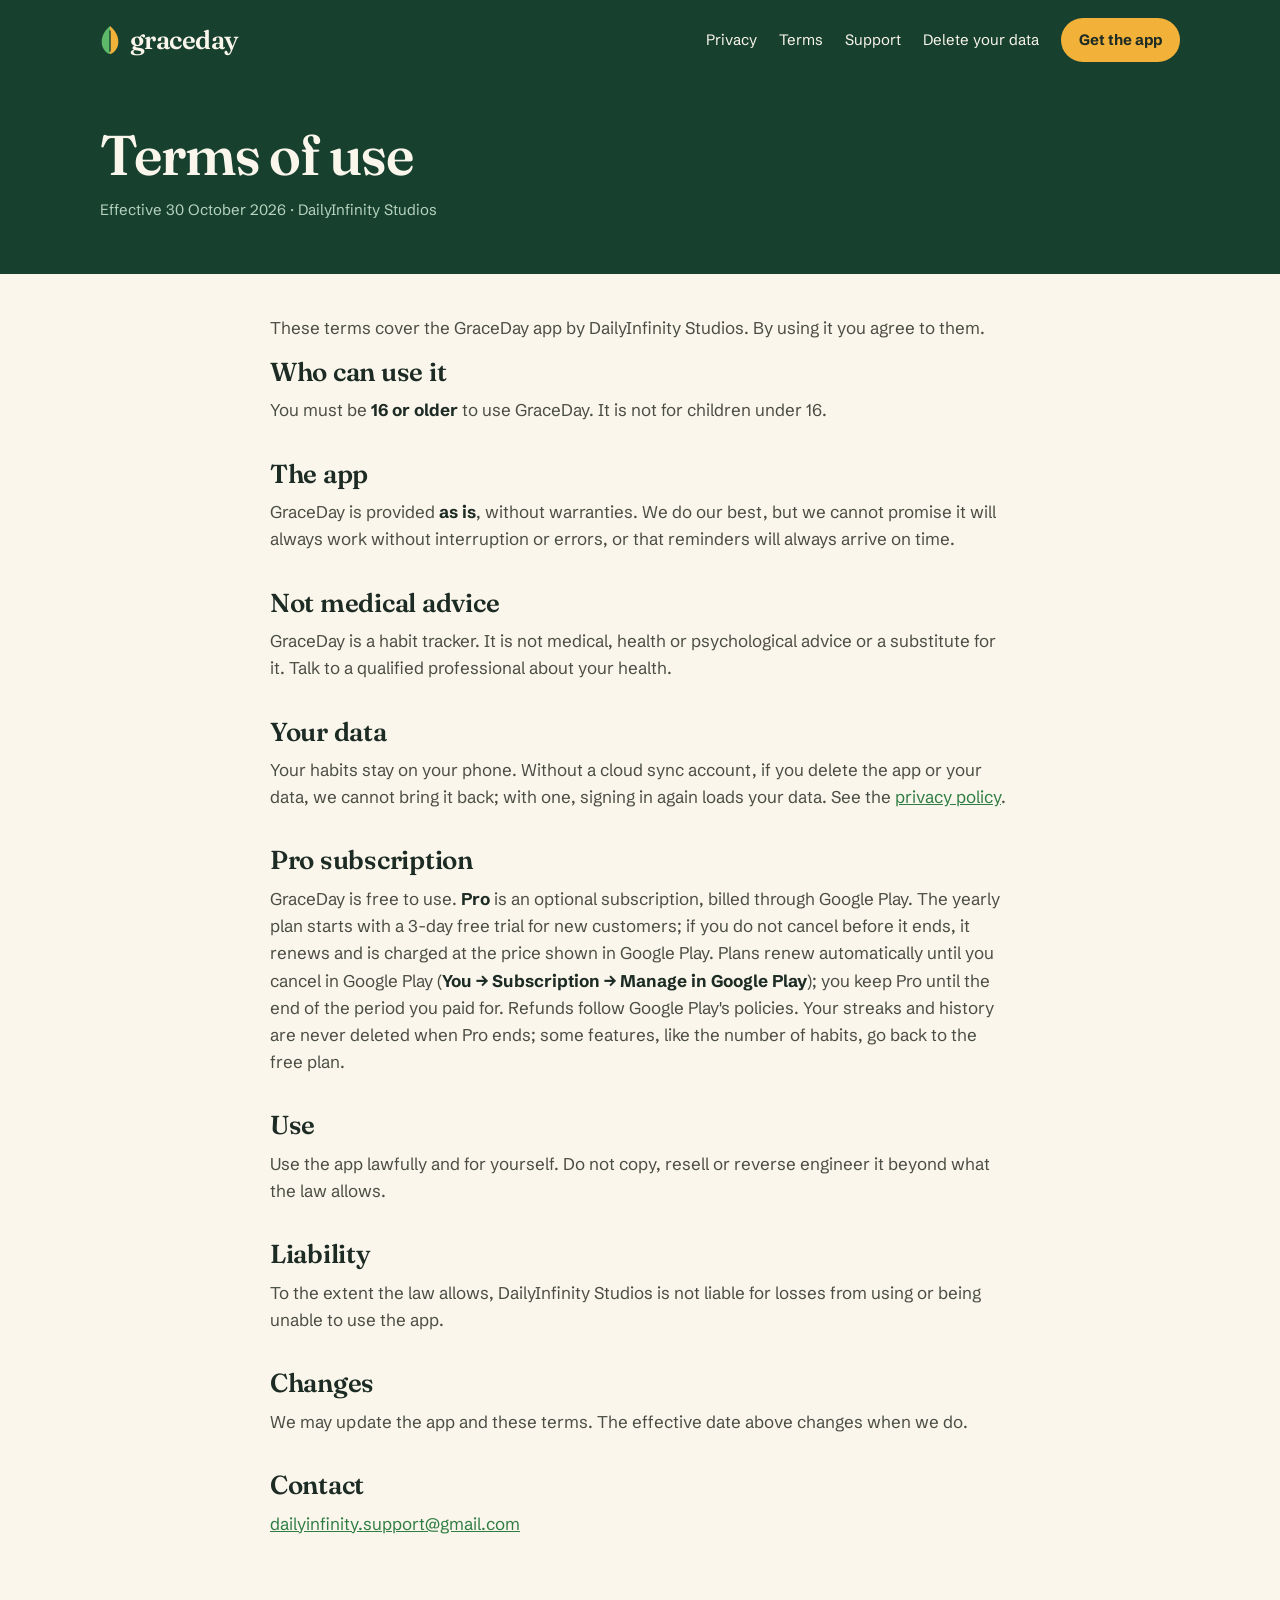
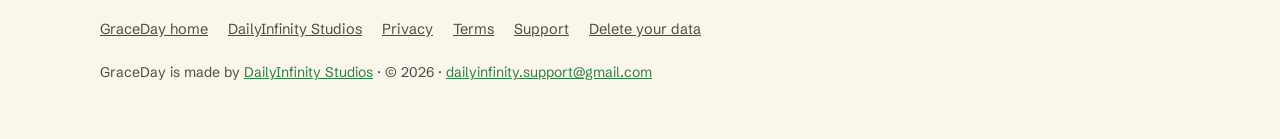
<file: graceday/terms/index.html>
<!doctype html>
<html lang="en"><head><meta charset="utf-8"><meta name="viewport" content="width=device-width,initial-scale=1">
<title>Terms of use · GraceDay</title><meta name="description" content="Terms of use for GraceDay."><meta name="color-scheme" content="light dark">
<link rel="icon" href="/favicon.svg">
<link rel="preload" href="/fonts/Fraunces-VariableFont.ttf" as="font" type="font/ttf" crossorigin><link rel="stylesheet" href="/style.css"></head>
<body>
<header class="doc-head">
  <div class="site-header"><div class="wrap">
    <a class="brand" href="/graceday/" aria-label="GraceDay home"><svg viewBox="0 0 10 14" aria-hidden="true"><path d="M5 0C1.2 3 0 7.5 1.4 10.8 2.4 13 3.9 14 5 14Z" fill="#5DB86A"/><path d="M5 0C8.8 3 10 7.5 8.6 10.8 7.6 13 6.1 14 5 14Z" fill="#F2B23A"/><path d="M5 2.5V12.5" stroke="#17402F" stroke-width=".7" stroke-linecap="round"/></svg>graceday</a>
    <nav aria-label="Main"><span class="nav-links"><a href="/graceday/privacy/">Privacy</a><a href="/graceday/terms/">Terms</a><a href="/graceday/support/">Support</a><a href="/graceday/delete-data/">Delete your data</a></span><a class="btn" href="https://play.google.com/store/apps/details?id=com.dailyinfinity.graceday">Get the app</a></nav>
  </div></div>
  <div class="wrap doc-title"><h1>Terms of use</h1><p class="meta">Effective 30 October 2026 · DailyInfinity Studios</p></div>
</header>
<main class="doc">
<p>These terms cover the GraceDay app by DailyInfinity Studios. By using it you agree to them.</p>
<h2>Who can use it</h2><p>You must be <strong>16 or older</strong> to use GraceDay. It is not for children under 16.</p>
<h2>The app</h2><p>GraceDay is provided <strong>as is</strong>, without warranties. We do our best, but we cannot promise it will always work without interruption or errors, or that reminders will always arrive on time.</p>
<h2>Not medical advice</h2><p>GraceDay is a habit tracker. It is not medical, health or psychological advice or a substitute for it. Talk to a qualified professional about your health.</p>
<h2>Your data</h2><p>Your habits stay on your phone. Without a cloud sync account, if you delete the app or your data, we cannot bring it back; with one, signing in again loads your data. See the <a href="/graceday/privacy/">privacy policy</a>.</p>
<h2>Pro subscription</h2><p>GraceDay is free to use. <strong>Pro</strong> is an optional subscription, billed through Google Play. The yearly plan starts with a 3-day free trial for new customers; if you do not cancel before it ends, it renews and is charged at the price shown in Google Play. Plans renew automatically until you cancel in Google Play (<strong>You → Subscription → Manage in Google Play</strong>); you keep Pro until the end of the period you paid for. Refunds follow Google Play's policies. Your streaks and history are never deleted when Pro ends; some features, like the number of habits, go back to the free plan.</p>
<h2>Use</h2><p>Use the app lawfully and for yourself. Do not copy, resell or reverse engineer it beyond what the law allows.</p>
<h2>Liability</h2><p>To the extent the law allows, DailyInfinity Studios is not liable for losses from using or being unable to use the app.</p>
<h2>Changes</h2><p>We may update the app and these terms. The effective date above changes when we do.</p>
<h2>Contact</h2><p><a href="mailto:dailyinfinity.support@gmail.com">dailyinfinity.support@gmail.com</a></p></main>
<footer class="site-footer"><div class="wrap">
  <div><div class="flinks"><a href="/graceday/">GraceDay home</a><a href="/">DailyInfinity Studios</a><a href="/graceday/privacy/">Privacy</a><a href="/graceday/terms/">Terms</a><a href="/graceday/support/">Support</a><a href="/graceday/delete-data/">Delete your data</a></div></div>
  <p>GraceDay is made by <a href="/">DailyInfinity Studios</a> · © 2026 · <a href="mailto:dailyinfinity.support@gmail.com">dailyinfinity.support@gmail.com</a></p>
</div></footer>
</body></html>
</file>
<file: style.css>
/* GraceDay site. Brand: Evergreen / Paper / Leaf / Gold. Fraunces for voice, Schibsted Grotesk for text. */
@font-face{font-family:Fraunces;src:url(/fonts/Fraunces-VariableFont.ttf);font-weight:100 900;font-style:normal;font-display:swap}
@font-face{font-family:Fraunces;src:url(/fonts/Fraunces-Italic-VariableFont.ttf);font-weight:100 900;font-style:italic;font-display:swap}
@font-face{font-family:"Schibsted Grotesk";src:url(/fonts/SchibstedGrotesk-VariableFont.ttf);font-weight:400 900;font-display:swap}

:root{
  --paper:#FBF6EC;--oat:#F3ECDD;--line:#E3D8C2;--card:#fff;
  --ink:#1C2B24;--ink2:#4A4D43;
  --ever:#17402F;--ever-deep:#0F2D21;--on-ever:#FBF6EC;--on-ever-2:#B7D3BF;
  --leaf:#5DB86A;--leaf-ink:#2F7D43;--gold:#F2B23A;--gold-ink:#8A5A00;--coral:#EF6A4A;--lilac:#C8BEF0;
  --btn:#17402F;--btn-ink:#FBF6EC;
  --r:22px;--max:1120px;
}
@media (prefers-color-scheme:dark){:root{
  --paper:#111915;--oat:#1B2520;--line:#2E3B34;--card:#18221D;
  --ink:#EEF2E9;--ink2:#B9C3B6;--leaf-ink:#86D193;--gold-ink:#F2B23A;
  --btn:#86D193;--btn-ink:#111915;--ever-deep:#0B1D15;
}}
*{box-sizing:border-box}
html{scroll-behavior:smooth}
@media (prefers-reduced-motion:reduce){html{scroll-behavior:auto}*{animation:none!important;transition:none!important}}
html,body{overflow-x:clip}
body{margin:0;background:var(--paper);color:var(--ink);font:17px/1.6 "Schibsted Grotesk",system-ui,sans-serif;-webkit-font-smoothing:antialiased}
img{max-width:100%;height:auto}
a{color:var(--leaf-ink)}
a:focus-visible,summary:focus-visible,.btn:focus-visible{outline:3px solid var(--gold);outline-offset:3px;border-radius:8px}
.wrap{max-width:var(--max);margin:0 auto;padding:0 20px}
h1,h2,h3{font-family:Fraunces,Georgia,serif;font-weight:600;line-height:1.1;letter-spacing:-.02em;margin:0}
h2{font-size:clamp(30px,4.6vw,48px)}
h3{font-size:22px;letter-spacing:-.01em}
p{margin:0 0 1em;color:var(--ink2)}
em{font-style:italic}
.eyebrow{font:700 13px/1 "Schibsted Grotesk",sans-serif;letter-spacing:.14em;text-transform:uppercase;color:var(--leaf-ink);margin:0 0 14px}

/* header */
.site-header{position:relative;z-index:5}
.site-header .wrap{display:flex;align-items:center;justify-content:space-between;gap:16px;padding-top:18px;padding-bottom:18px;flex-wrap:wrap}
.brand{display:flex;align-items:center;gap:10px;font:600 26px/1 Fraunces,serif;letter-spacing:-.02em;color:var(--ink);text-decoration:none}
.brand svg{width:20px;height:28px}
.site-header nav{display:flex;align-items:center;gap:22px}
.site-header nav a{color:var(--ink2);text-decoration:none;font-size:15px}
.site-header nav a:hover{color:var(--leaf-ink)}
.site-header .btn{padding:10px 18px;font-size:15px}
.nav-links{display:flex;gap:22px}
@media (max-width:640px){.nav-links{display:none}}

/* buttons */
.btn{display:inline-flex;align-items:center;gap:10px;background:var(--btn);color:var(--btn-ink)!important;padding:14px 24px;border-radius:999px;font-weight:700;text-decoration:none;border:0}
.btn:hover{filter:brightness(1.08)}
.btn.gold{background:var(--gold);color:#1C2B24!important}
.play-badge{display:inline-block;line-height:0;border-radius:10px}
.play-badge img{height:64px;width:auto;display:block}
.play-badge:hover{filter:brightness(1.1)}

/* hero */
.hero{background:var(--ever);color:var(--on-ever);overflow:hidden;position:relative}
.hero .site-header .brand,.hero .site-header nav a{color:var(--on-ever)}
.hero .site-header nav a:hover{color:var(--gold)}
.hero .site-header .btn{background:var(--gold);color:#1C2B24!important}
.hero-grid{display:grid;grid-template-columns:minmax(0,1.05fr) minmax(0,.95fr);gap:48px;align-items:center;padding-top:36px;padding-bottom:0}
.hero-copy{padding-bottom:72px}
.hero .eyebrow{color:var(--gold)}
.hero h1{font-size:clamp(46px,8.4vw,92px);line-height:.98;letter-spacing:-.035em}
.hero h1 em{color:var(--gold);font-weight:500;display:block}
.hero .sub{font-size:clamp(18px,2.2vw,21px);color:var(--on-ever-2);max-width:30em;margin:22px 0 28px}
.cta-row{display:flex;flex-wrap:wrap;align-items:center;gap:14px 22px}
.assure{display:flex;flex-wrap:wrap;gap:6px 18px;margin:22px 0 0;padding:0;list-style:none;font-size:14.5px;color:var(--on-ever-2)}
.assure li{color:inherit;display:flex;align-items:center;gap:7px}
.assure li::before{content:"";width:6px;height:6px;border-radius:50%;background:var(--leaf)}

/* the streak strip: the product's own artifact as the hero's proof */
.strip-wrap{margin-top:40px;max-width:520px}
.strip{display:flex;align-items:flex-end;gap:7px;list-style:none;margin:0;padding:0}
.strip li{flex:1 1 0;display:flex;justify-content:center;align-items:flex-end;height:44px;animation:grow .5s cubic-bezier(.2,.9,.3,1.2) both;animation-delay:calc(var(--i)*70ms + 250ms);transform-origin:50% 100%}
.strip svg{width:100%;max-width:22px;height:auto;color:var(--leaf)}
.strip .rest i{display:block;width:14px;height:14px;border-radius:50%;background:var(--lilac);margin-bottom:4px}
.strip .grace svg{color:var(--gold)}
.strip .grace{position:relative}
.strip .today svg{color:var(--on-ever-2)}
@keyframes grow{from{transform:scale(0);opacity:0}to{transform:scale(1);opacity:1}}
.strip-note{display:flex;justify-content:space-between;gap:16px;margin:12px 0 0;font-size:14px;color:var(--on-ever-2)}
.strip-note b{color:var(--gold);font-weight:700}
.strip-note span:last-child{text-align:right}

/* phones */
.phone{background:#0E1813;border-radius:38px;padding:9px;box-shadow:0 30px 60px -20px rgba(0,0,0,.45),0 0 0 1.5px rgba(255,255,255,.08) inset;position:relative}
.phone img{display:block;width:100%;border-radius:30px}
.phone.light{background:#26302A}
.hero-phones{position:relative;height:640px;align-self:end}
.hero-phones .phone{position:absolute;width:min(300px,62%)}
.hero-phones .p1{left:2%;bottom:-70px;transform:rotate(-3deg);z-index:2}
.hero-phones .p2{right:0;bottom:-30px;transform:rotate(4deg);width:min(270px,56%)}

/* sections */
section{padding:96px 0}
.head{max-width:700px;margin-bottom:48px}
.head h2{margin-bottom:16px}
.head p{font-size:19px}

/* how grace works: a ledger, not a card grid */
.ledger{list-style:none;margin:0;padding:0;border-top:1px solid var(--line)}
.ledger li{display:grid;grid-template-columns:72px 1fr auto;gap:8px 24px;align-items:start;padding:28px 0;border-bottom:1px solid var(--line)}
.ledger .glyph{width:56px;height:56px;border-radius:18px;display:grid;place-items:center;background:var(--oat)}
.ledger .glyph svg{width:26px;height:26px}
.ledger h3{margin-bottom:6px}
.ledger p{margin:0;max-width:36em}
.tag{font:700 12px/1 "Schibsted Grotesk",sans-serif;letter-spacing:.1em;text-transform:uppercase;padding:7px 10px;border-radius:999px;background:var(--oat);color:var(--ink2);white-space:nowrap;align-self:start;justify-self:start}
.tag.pro{background:var(--gold);color:#1C2B24}
.rule-line{margin:28px 0 0;font:italic 500 22px/1.35 Fraunces,serif;color:var(--ink)}
@media (max-width:640px){.ledger li{grid-template-columns:56px 1fr}.ledger .tag{grid-column:2}}

/* showcases */
.show{display:grid;grid-template-columns:1fr 1fr;gap:64px;align-items:center}
.show.flip .show-copy{order:2}
.show-copy h2{margin-bottom:16px}
.show-copy p{font-size:18px}
.show-copy ul{padding:0;margin:20px 0 0;list-style:none}
.show-copy li{padding-left:26px;position:relative;margin-bottom:8px;color:var(--ink2)}
.show-copy li::before{content:"";position:absolute;left:2px;top:.55em;width:10px;height:13px;background:var(--leaf);border-radius:70% 0 70% 0;transform:rotate(-15deg)}
.duo{display:flex;align-items:flex-start;justify-content:center;gap:0;position:relative;padding:8px 0 24px}
.duo .phone{width:min(260px,46%)}
.duo .phone+.phone{margin-left:-18px;margin-top:56px}
.duo.single .phone{width:min(300px,70%)}
.band{background:var(--ever);color:var(--on-ever)}
.band h2,.band .show-copy h2{color:var(--on-ever)}
.band p,.band li{color:var(--on-ever-2)}
.band .eyebrow{color:var(--gold)}
.band .show-copy li::before{background:var(--gold)}
.widgets{display:grid;gap:16px;max-width:430px;margin:0 auto}
.widgets img{display:block;width:100%;clip-path:inset(3px round 28px);box-shadow:0 24px 50px -22px rgba(0,0,0,.45)}
.widgets .w2{margin-left:34px;margin-top:-4px}

/* plans */
.plans{display:grid;grid-template-columns:1fr 1fr;gap:20px;align-items:stretch}
.plan{background:var(--card);border:1px solid var(--line);border-radius:var(--r);padding:32px}
.plan.pro{background:var(--ever);border-color:var(--ever);color:var(--on-ever)}
.plan h3{font-size:30px;margin-bottom:4px}
.plan .for{margin-bottom:20px}
.plan.pro .for,.plan.pro li{color:var(--on-ever-2)}
.plan.pro h3{color:var(--on-ever)}
.plan ul{margin:0;padding:0;list-style:none}
.plan li{padding:9px 0 9px 28px;position:relative;border-top:1px solid var(--line);color:var(--ink2)}
.plan.pro li{border-color:rgba(255,255,255,.14)}
.plan li::before{content:"";position:absolute;left:0;top:1.05em;width:10px;height:13px;background:var(--leaf);border-radius:70% 0 70% 0;transform:rotate(-15deg)}
.plan.pro li::before{background:var(--gold)}
.fine{font-size:15px;margin-top:20px}

/* privacy strip */
.private{background:var(--oat)}
.three{display:grid;grid-template-columns:repeat(3,1fr);gap:40px}
.three h3{margin-bottom:8px}
.three p{margin:0}

/* faq */
.faq{max-width:760px}
details{border-top:1px solid var(--line)}
details:last-of-type{border-bottom:1px solid var(--line)}
summary{cursor:pointer;list-style:none;padding:22px 40px 22px 0;font:600 21px/1.3 Fraunces,serif;color:var(--ink);position:relative}
summary::-webkit-details-marker{display:none}
summary::after{content:"+";position:absolute;right:4px;top:18px;font:400 30px/1 "Schibsted Grotesk",sans-serif;color:var(--leaf-ink);transition:transform .2s}
details[open] summary::after{transform:rotate(45deg)}
details p{padding:0 40px 22px 0;margin:0}

/* final call */
.final{background:var(--ever);color:var(--on-ever);text-align:center;padding:104px 0}
.final h2{color:var(--on-ever);max-width:14em;margin:0 auto 18px}
.final h2 em{color:var(--gold);font-weight:500}
.final p{color:var(--on-ever-2);font-size:19px;margin-bottom:30px}
.final .cta-row{justify-content:center}

/* footer */
.site-footer{padding:40px 0 56px;font-size:14.5px;color:var(--ink2);background:var(--paper)}
.site-footer .wrap{display:flex;flex-wrap:wrap;justify-content:space-between;gap:20px}
.flinks{display:flex;flex-wrap:wrap;gap:6px 20px}
.flinks a{color:var(--ink2)}
.site-footer p{margin:0;font-size:14px}

/* document pages (privacy, terms, support, delete) */
.doc-head{background:var(--ever);color:var(--on-ever)}
.doc-head .brand,.doc-head nav a{color:var(--on-ever)}
.doc-head nav a:hover{color:var(--gold)}
.doc-head .btn{background:var(--gold);color:#1C2B24!important}
.doc-title{padding:44px 20px 52px}
.doc-title h1{font-size:clamp(34px,6vw,56px);color:var(--on-ever)}
.doc-title .meta{color:var(--on-ever-2);margin:12px 0 0;font-size:15px}
.doc-title .meta a{color:var(--gold)}
main.doc{max-width:780px;margin:0 auto;padding:40px 20px 24px}
main.doc>h1{display:none}
main.doc h2{font-size:26px;margin:36px 0 10px;letter-spacing:-.01em}
main.doc h2:first-of-type{margin-top:0}
main.doc p.meta{display:none}
main.doc li{margin-bottom:6px}
main.doc ul,main.doc ol{padding-left:22px;color:var(--ink2)}
main.doc table{width:100%;border-collapse:collapse;margin:16px 0;font-size:15px;display:block;overflow-x:auto}
main.doc th,main.doc td{text-align:left;vertical-align:top;padding:12px 10px;border-bottom:1px solid var(--line);color:var(--ink2)}
main.doc th{color:var(--ink);background:var(--oat)}
main.doc strong{color:var(--ink)}

/* responsive */
@media (max-width:900px){
  section{padding:72px 0}
  .hero-grid{grid-template-columns:minmax(0,1fr);gap:8px}
  .hero-copy{padding-bottom:24px}
  .hero-phones{height:420px;margin-top:8px}
  .hero-phones .p1{left:3%;bottom:-60px;width:58%}
  .hero-phones .p2{right:-2%;bottom:-24px;width:50%}
  .show,.plans,.three{grid-template-columns:minmax(0,1fr)}
  .show{gap:40px}
  .show.flip .show-copy{order:0}
  .three{gap:28px}
}
@media (max-width:420px){.play-badge img{height:56px}.strip{gap:4px}}

/* DailyInfinity Studios company page */
.co-brand svg{width:32px;height:32px}
.co-hero{padding:88px 0 56px}
.co-hero h1{font-size:clamp(46px,8vw,96px);line-height:1;letter-spacing:-.035em;max-width:11em}
.co-hero h1 em{color:var(--leaf-ink);font-style:normal}
.co-hero p{font-size:clamp(18px,2.2vw,22px);max-width:30em;margin-top:24px}
.apps{list-style:none;margin:0;padding:0;border-top:1px solid var(--line)}
.app-row{display:grid;grid-template-columns:96px 1fr auto;gap:8px 28px;align-items:center;padding:28px 0;border-bottom:1px solid var(--line)}
.app-row img{width:96px;height:96px;border-radius:22px;display:block}
.app-name{font-size:30px;letter-spacing:-.02em;margin-bottom:4px}
.app-row p{margin:0;max-width:34em}
.app-actions{display:flex;flex-wrap:wrap;gap:12px;align-items:center;justify-content:flex-end}
.app-actions .play-badge img{height:48px;width:auto;border-radius:0}
.link-arrow{font-weight:700;text-decoration:none}
.link-arrow:hover{text-decoration:underline}
.app-row.soon{opacity:.8}
.app-row.soon .ghost{width:96px;height:96px;border-radius:22px;border:2px dashed var(--line);display:grid;place-items:center;font:600 34px Fraunces,serif;color:var(--ink2)}
.co-note{padding:56px 0 8px}
@media (max-width:640px){.site-header .wrap{flex-wrap:nowrap}.co-brand{font-size:19px;gap:8px}.co-brand svg{width:26px;height:26px}.site-header .btn{padding:8px 13px;font-size:14px}}
@media (max-width:760px){
  .app-row{grid-template-columns:72px 1fr;align-items:start}
  .app-row img,.app-row.soon .ghost{width:72px;height:72px;border-radius:17px}
  .app-actions{grid-column:1 / -1;justify-content:flex-start}
}
</file>
